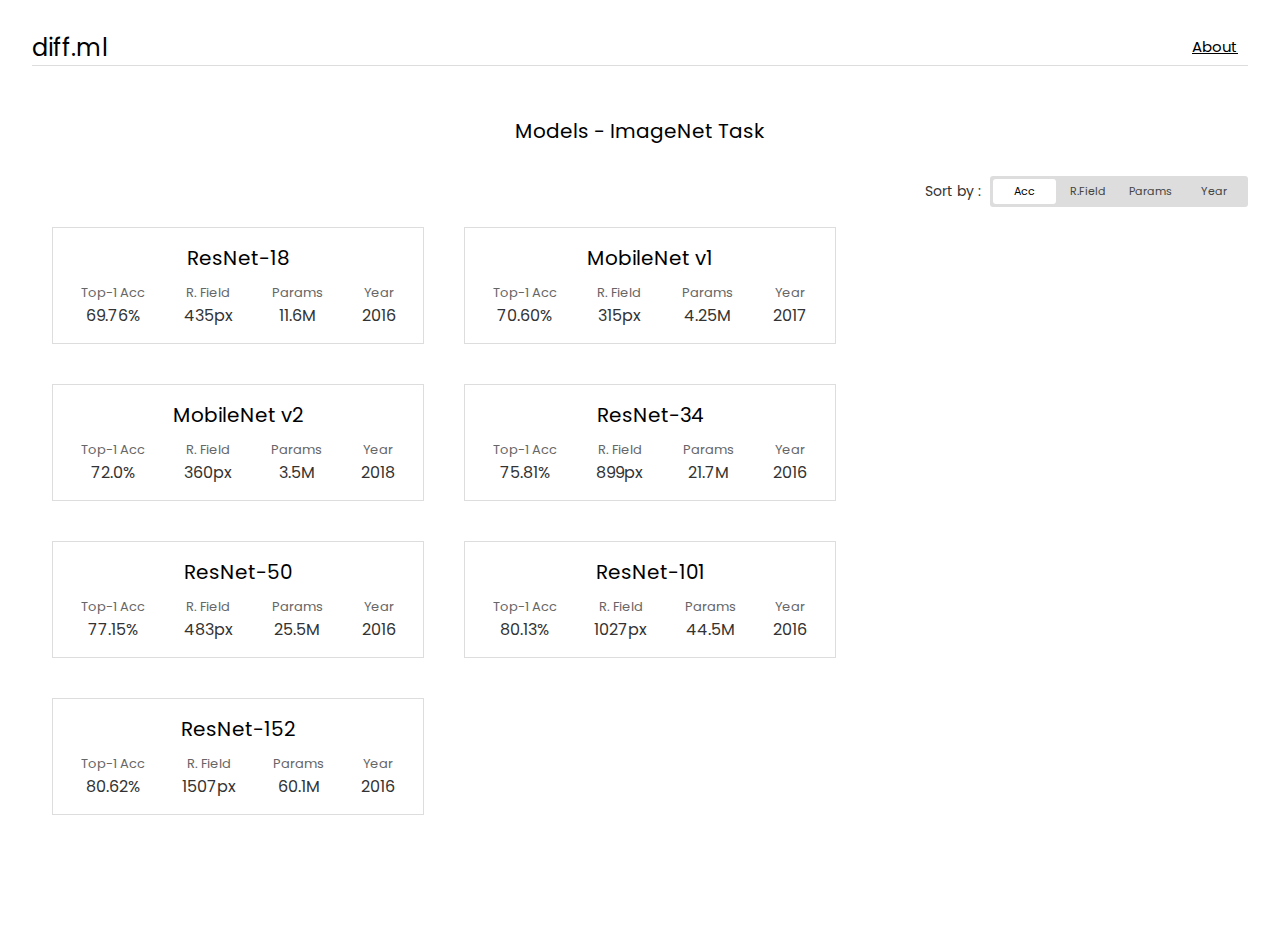
<file: index.html>
<!doctype html>
<html lang="en">
	
	<head>
		<script async src="https://www.googletagmanager.com/gtag/js?id=G-EF5TWDMX4D"></script>
		<script>
		  window.dataLayer = window.dataLayer || [];
		  function gtag(){dataLayer.push(arguments);}
		  gtag('js', new Date());

		  gtag('config', 'G-EF5TWDMX4D');
		</script>
		<script src="https://ajax.googleapis.com/ajax/libs/jquery/3.5.1/jquery.min.js"></script>
		<meta charset="utf-8">
	    <meta name="viewport" content="width=device-width, initial-scale=1, shrink-to-fit=no">

		<link rel="stylesheet" href="home.css">

		<title>Diff.ml | Home</title>

	</head>

	<body>

		<div class="header">
			<a href="index.html" class="heading">
				diff.ml
			</a>
			<div class="nav">
				<!-- <a class="nav-link" href="">Contribute</a> -->
				<!-- <a class="nav-link" href="">Request</a> -->
				<a class="nav-link" href="">About</a>
			</div>
		</div>

		<div class="title">Models - ImageNet Task</div>

		<div class="sort-holder">
			<div class="sort-container-label">Sort by :</div>

			<div class="sort-container" attachedTo="imagenet-model">
				<div class="sortbtn activesortbtn" attachedTo="imagenet-models-acc">Acc</div>
				<div class="sortbtn" attachedTo="imagenet-models-rfield">R.Field</div>
				<div class="sortbtn" attachedTo="imagenet-models-params">Params</div>
				<div class="sortbtn" attachedTo="imagenet-models-year">Year</div>
			</div>
		</div>
		<div class="models-holder" id="imagenet-model-holder">

			

				<a href="./pages/resnet18.json.html" class="model-container imagenet-model">
					<div class="model-name">
						ResNet-18
					</div>
					<div class="model-info">
						<div class="model-field">
							<div class="model-field-key">Top-1 Acc</div> 
							<div class="model-field-value imagenet-models-acc">69.76%</div>
						</div>
						<div class="model-field">
							<div class="model-field-key">R. Field</div> 
							<div class="model-field-value imagenet-models-rfield">435px</div>
						</div>
						<div class="model-field">
							<div class="model-field-key">Params</div>
							<div class="model-field-value imagenet-models-params">11.6M</div>
						</div>
						<div class="model-field">
							<div class="model-field-key">Year</div> 
							<div class="model-field-value imagenet-models-year">2016</div>
						</div>
					</div>
				</a>

			

				<a href="./pages/resnet34.json.html" class="model-container imagenet-model">
					<div class="model-name">
						ResNet-34
					</div>
					<div class="model-info">
						<div class="model-field">
							<div class="model-field-key">Top-1 Acc</div> 
							<div class="model-field-value imagenet-models-acc">75.81%</div>
						</div>
						<div class="model-field">
							<div class="model-field-key">R. Field</div> 
							<div class="model-field-value imagenet-models-rfield">899px</div>
						</div>
						<div class="model-field">
							<div class="model-field-key">Params</div>
							<div class="model-field-value imagenet-models-params">21.7M</div>
						</div>
						<div class="model-field">
							<div class="model-field-key">Year</div> 
							<div class="model-field-value imagenet-models-year">2016</div>
						</div>
					</div>
				</a>

			

				<a href="./pages/resnet50.json.html" class="model-container imagenet-model">
					<div class="model-name">
						ResNet-50
					</div>
					<div class="model-info">
						<div class="model-field">
							<div class="model-field-key">Top-1 Acc</div> 
							<div class="model-field-value imagenet-models-acc">77.15%</div>
						</div>
						<div class="model-field">
							<div class="model-field-key">R. Field</div> 
							<div class="model-field-value imagenet-models-rfield">483px</div>
						</div>
						<div class="model-field">
							<div class="model-field-key">Params</div>
							<div class="model-field-value imagenet-models-params">25.5M</div>
						</div>
						<div class="model-field">
							<div class="model-field-key">Year</div> 
							<div class="model-field-value imagenet-models-year">2016</div>
						</div>
					</div>
				</a>

			

				<a href="./pages/resnet101.json.html" class="model-container imagenet-model">
					<div class="model-name">
						ResNet-101
					</div>
					<div class="model-info">
						<div class="model-field">
							<div class="model-field-key">Top-1 Acc</div> 
							<div class="model-field-value imagenet-models-acc">80.13%</div>
						</div>
						<div class="model-field">
							<div class="model-field-key">R. Field</div> 
							<div class="model-field-value imagenet-models-rfield">1027px</div>
						</div>
						<div class="model-field">
							<div class="model-field-key">Params</div>
							<div class="model-field-value imagenet-models-params">44.5M</div>
						</div>
						<div class="model-field">
							<div class="model-field-key">Year</div> 
							<div class="model-field-value imagenet-models-year">2016</div>
						</div>
					</div>
				</a>

			

				<a href="./pages/resnet152.json.html" class="model-container imagenet-model">
					<div class="model-name">
						ResNet-152
					</div>
					<div class="model-info">
						<div class="model-field">
							<div class="model-field-key">Top-1 Acc</div> 
							<div class="model-field-value imagenet-models-acc">80.62%</div>
						</div>
						<div class="model-field">
							<div class="model-field-key">R. Field</div> 
							<div class="model-field-value imagenet-models-rfield">1507px</div>
						</div>
						<div class="model-field">
							<div class="model-field-key">Params</div>
							<div class="model-field-value imagenet-models-params">60.1M</div>
						</div>
						<div class="model-field">
							<div class="model-field-key">Year</div> 
							<div class="model-field-value imagenet-models-year">2016</div>
						</div>
					</div>
				</a>

			

				<a href="./pages/mobilenetv2.json.html" class="model-container imagenet-model">
					<div class="model-name">
						MobileNet v2
					</div>
					<div class="model-info">
						<div class="model-field">
							<div class="model-field-key">Top-1 Acc</div> 
							<div class="model-field-value imagenet-models-acc">72.0%</div>
						</div>
						<div class="model-field">
							<div class="model-field-key">R. Field</div> 
							<div class="model-field-value imagenet-models-rfield">360px</div>
						</div>
						<div class="model-field">
							<div class="model-field-key">Params</div>
							<div class="model-field-value imagenet-models-params">3.5M</div>
						</div>
						<div class="model-field">
							<div class="model-field-key">Year</div> 
							<div class="model-field-value imagenet-models-year">2018</div>
						</div>
					</div>
				</a>

			

				<a href="./pages/mobilenetv1.json.html" class="model-container imagenet-model">
					<div class="model-name">
						MobileNet v1
					</div>
					<div class="model-info">
						<div class="model-field">
							<div class="model-field-key">Top-1 Acc</div> 
							<div class="model-field-value imagenet-models-acc">70.60%</div>
						</div>
						<div class="model-field">
							<div class="model-field-key">R. Field</div> 
							<div class="model-field-value imagenet-models-rfield">315px</div>
						</div>
						<div class="model-field">
							<div class="model-field-key">Params</div>
							<div class="model-field-value imagenet-models-params">4.25M</div>
						</div>
						<div class="model-field">
							<div class="model-field-key">Year</div> 
							<div class="model-field-value imagenet-models-year">2017</div>
						</div>
					</div>
				</a>

			

		</div>

		<script src="script.js"></script>

		
	</body>


</html>
</file>
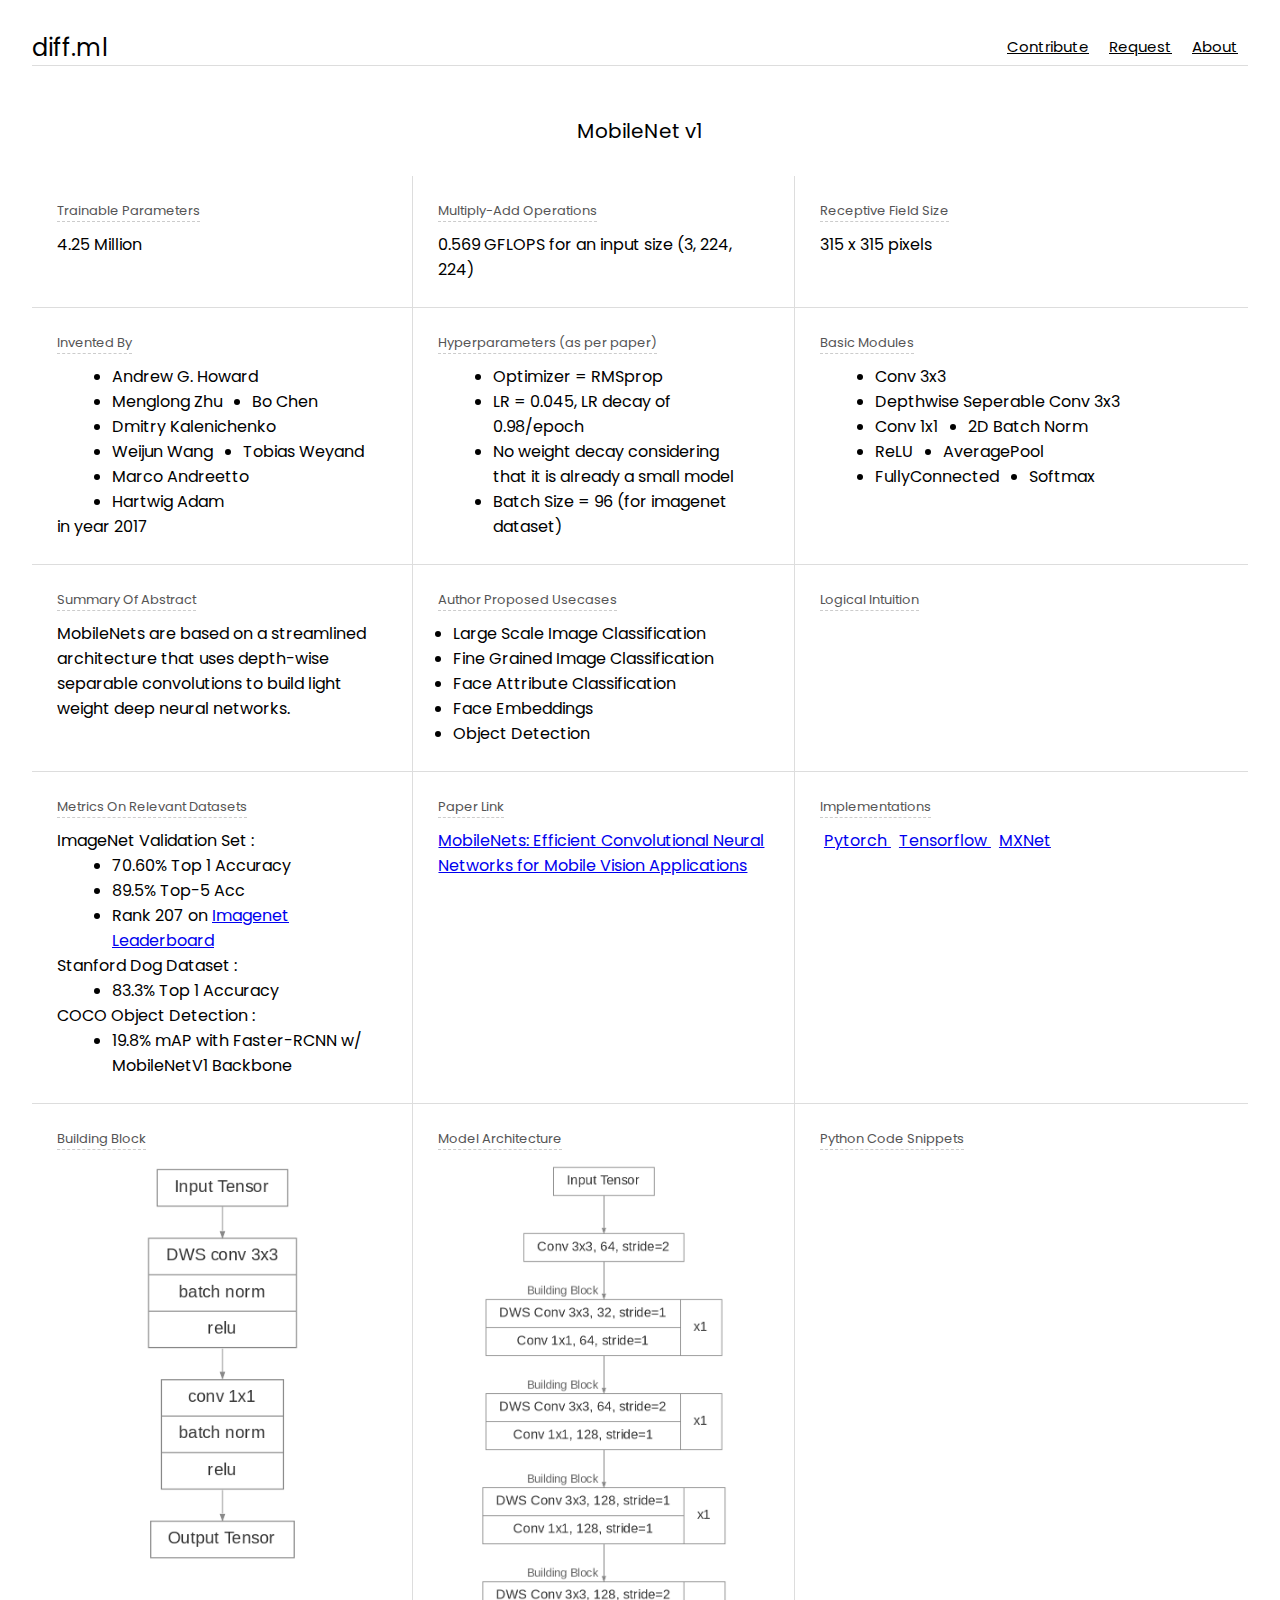
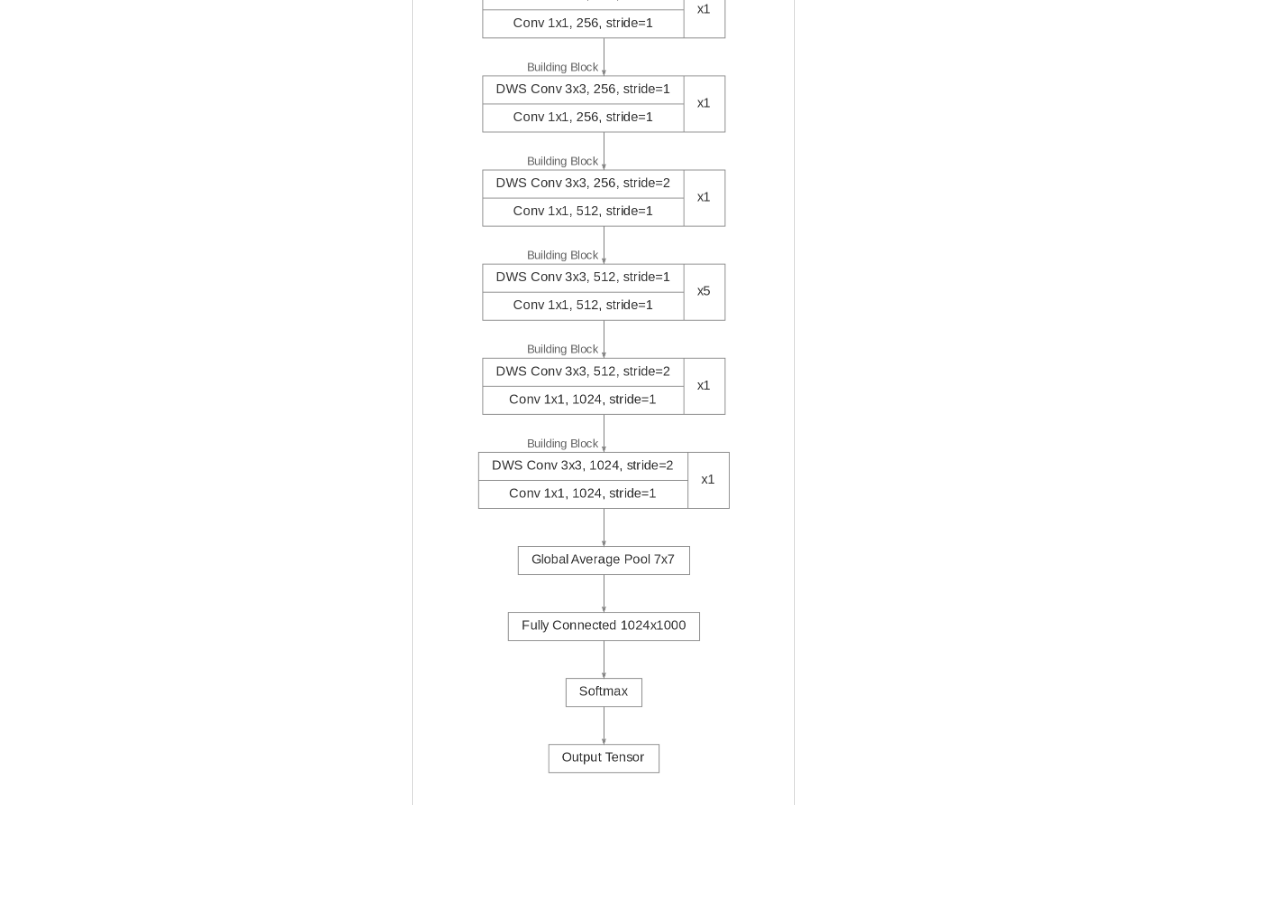
<file: pages/mobilenetv1.json.html>
<!doctype html>
<html lang="en">
	
	<head>
		<script async src="https://www.googletagmanager.com/gtag/js?id=G-EF5TWDMX4D"></script>
		<script>
		  window.dataLayer = window.dataLayer || [];
		  function gtag(){dataLayer.push(arguments);}
		  gtag('js', new Date());

		  gtag('config', 'G-EF5TWDMX4D');
		</script>
		<meta charset="utf-8">
	    <meta name="viewport" content="width=device-width, initial-scale=1, shrink-to-fit=no">

		<link rel="stylesheet" href="../model.css">


		<!-- <link rel="stylesheet" href="https://cdn.jsdelivr.net/npm/bootstrap@4.5.3/dist/css/bootstrap.min.css" integrity="sha384-TX8t27EcRE3e/ihU7zmQxVncDAy5uIKz4rEkgIXeMed4M0jlfIDPvg6uqKI2xXr2" crossorigin="anonymous"> -->

		<title>MobileNet v1 Spec</title>

	</head>

	<body>

		<div class="header">
			<a href="../index.html" class="heading">
				diff.ml
			</a>

			<div class="nav">
				<a class="nav-link" href="">Contribute</a>
				<a class="nav-link" href="">Request</a>
				<a class="nav-link" href="">About</a>

			</div>
		</div>

		<div class="title">MobileNet v1</div>

		<div class="spec-holder">

			<div class="spec">
				<div class="spec-key">
					<div class="spec-key-text">
					Trainable Parameters	
					</div>		
				</div>
				<div class="spec-value">
					4.25 Million
				</div>
			</div>
			
			<div class="vdiv"></div>
			
			<div class="spec">
				<div class="spec-key">
					<div class="spec-key-text">
					Multiply-Add Operations
					</div>
				</div>
				<div class="spec-value">
					0.569 GFLOPS for an input size (3, 224, 224)
				</div>
			</div>
			
			<div class="vdiv"></div>

			<div class="spec">
				<div class="spec-key">
					<div class="spec-key-text">
					Receptive Field Size
					</div>
				</div>
				<div class="spec-value">
					315 x 315 pixels
				</div>
				
			</div>

		</div>
		<div class="spec-holder">


			<div class="spec">
				<div class="spec-key">
					<div class="spec-key-text">
					Invented By
					</div>
				</div>
				<div class="spec-value">
					<ul class="list">
						
							<li class="list-item">
								Andrew G. Howard					
							</li>
						
							<li class="list-item">
								Menglong Zhu					
							</li>
						
							<li class="list-item">
								Bo Chen					
							</li>
						
							<li class="list-item">
								Dmitry Kalenichenko					
							</li>
						
							<li class="list-item">
								Weijun Wang					
							</li>
						
							<li class="list-item">
								Tobias Weyand					
							</li>
						
							<li class="list-item">
								Marco Andreetto					
							</li>
						
							<li class="list-item">
								Hartwig Adam					
							</li>
						
					</ul>
					in year 2017
				</div>
			</div>
			
			<div class="vdiv"></div>

			<div class="spec">
				<div class="spec-key">
					<div class="spec-key-text">
					Hyperparameters (as per paper)
					</div>
				</div>
				<div class="spec-value">
					<ul class="list">
						
							<li class="list-item">
								Optimizer = RMSprop
							</li>
						
							<li class="list-item">
								LR = 0.045, LR decay of 0.98/epoch
							</li>
						
							<li class="list-item">
								No weight decay considering that it is already a small model
							</li>
						
							<li class="list-item">
								Batch Size = 96 (for imagenet dataset)
							</li>
						
					</ul>
				</div>
			</div>
			
			<div class="vdiv"></div>

			<div class="spec">
				<div class="spec-key">
					<div class="spec-key-text">
					Basic Modules
					</div>
				</div>
				<div class="spec-value">
					<ul class="list">
						
							<li class="list-item">
								Conv 3x3
							</li>
						
							<li class="list-item">
								Depthwise Seperable Conv 3x3
							</li>
						
							<li class="list-item">
								Conv 1x1
							</li>
						
							<li class="list-item">
								2D Batch Norm
							</li>
						
							<li class="list-item">
								ReLU
							</li>
						
							<li class="list-item">
								AveragePool
							</li>
						
							<li class="list-item">
								FullyConnected
							</li>
						
							<li class="list-item">
								Softmax
							</li>
						
					</ul>
				</div>
			</div>

		</div>
		<div class="spec-holder">

			<div class="spec">
				<div class="spec-key">
					<div class="spec-key-text">
					Summary Of Abstract
					</div>
				</div>
				<div class="spec-value">
					MobileNets are based on a streamlined architecture that uses depth-wise separable convolutions to build light weight deep neural networks.
				</div>
			</div>
			
			<div class="vdiv"></div>

			<div class="spec">
				<div class="spec-key">
					<div class="spec-key-text">
					Author Proposed Usecases
					</div>
				</div>
				<div class="spec-value">
				 	
						<li class="list-item">
							Large Scale Image Classification </br>
						</li>
					
						<li class="list-item">
							Fine Grained Image Classification </br>
						</li>
					
						<li class="list-item">
							Face Attribute Classification </br>
						</li>
					
						<li class="list-item">
							Face Embeddings </br>
						</li>
					
						<li class="list-item">
							Object Detection </br>
						</li>
					
				</div>
				
			</div>
			
			<div class="vdiv"></div>

			<div class="spec">
				<div class="spec-key">
					<div class="spec-key-text">
					Logical Intuition
					</div>
				</div>
				<div class="spec-value">
				 	
				</div>
				
			</div>

		</div>
		<div class="spec-holder">

			<div class="spec">
				<div class="spec-key">
					<div class="spec-key-text">
					Metrics On Relevant Datasets
					</div>
				</div>
				<div class="spec-value">
					
						ImageNet Validation Set : 
						<ul class="list">
							
								<li class="list-item">
									70.60% Top 1 Accuracy				
								</li>
							
								<li class="list-item">
									89.5% Top-5 Acc				
								</li>
							
								<li class="list-item">
									Rank 207 on <a target="_blank" href="https://paperswithcode.com/sota/image-classification-on-imagenet">Imagenet Leaderboard</a>				
								</li>
							
						</ul>
					
						Stanford Dog Dataset : 
						<ul class="list">
							
								<li class="list-item">
									83.3% Top 1 Accuracy				
								</li>
							
						</ul>
					
						COCO Object Detection : 
						<ul class="list">
							
								<li class="list-item">
									19.8% mAP with Faster-RCNN w/ MobileNetV1 Backbone				
								</li>
							
						</ul>
					
				</div>
			</div>

			<div class="vdiv"></div>


			<div class="spec">
				

				<div class="spec-key">
					<div class="spec-key-text">
					Paper Link
					</div>
				</div>
				<div class="spec-value">
					 <a href="https://arxiv.org/pdf/1704.04861.pdf">MobileNets: Efficient Convolutional Neural Networks for Mobile Vision Applications</a>
				</div>
			</div>

			<div class="vdiv"></div>


			<div class="spec">
				<div class="spec-key">
					<div class="spec-key-text">
					Implementations 
					</div>
				</div>
				<div class="spec-value">
					
						<a class="simplelink" href="https://github.com/qfgaohao/pytorch-ssd/blob/master/vision/nn/mobilenet.py">
							Pytorch
						</a>
					
						<a class="simplelink" href="https://github.com/tensorflow/tensorflow/blob/master/tensorflow/python/keras/applications/mobilenet.py">
							Tensorflow
						</a>
					
						<a class="simplelink" href="https://github.com/dmlc/gluon-cv/blob/master/gluoncv/model_zoo/mobilenet.py">
							MXNet
						</a>
					
				</div>
			</div>

		</div>

		<div class="spec-holder noborder">

			<div class="spec">
				<div class="spec-key">
					<div class="spec-key-text">
					Building Block
					</div>
				</div>
				<div class="spec-value center-align-children">
					<img src="../assets/models/img1/mobilenetv1_img1.png" alt="buildingblock arch" class="building-block-img">
				</div>
			</div>
			
			<div class="vdiv"></div>
			
			<div class="spec">
				<div class="spec-key">
					<div class="spec-key-text">
					Model Architecture
					</div>
				</div>
				<div class="spec-value center-align-children">
					<img src="../assets/models/img2/mobilenetv1_img2.png" alt="model arch" class="model-img">
				</div>
			</div>
			
			<div class="vdiv"></div>
			
			<div class="spec">
				<div class="spec-key">
					<div class="spec-key-text">
					Python Code Snippets
					</div>
				</div>
				<div class="spec-value">
					
						<script src="https://gist.github.com/diffML/7a5769aac4570375e241f9af544410f8.js"></script>
					
						<script src="https://gist.github.com/diffML/1866086f216de194a6e714c556253c1c.js"></script>
					
						<script src="https://gist.github.com/diffML/19afc17fe84cbb91e119be331c1ac5a3.js"></script>
					
				</div>
			</div>

		</div>

	</body>


</html>
</file>
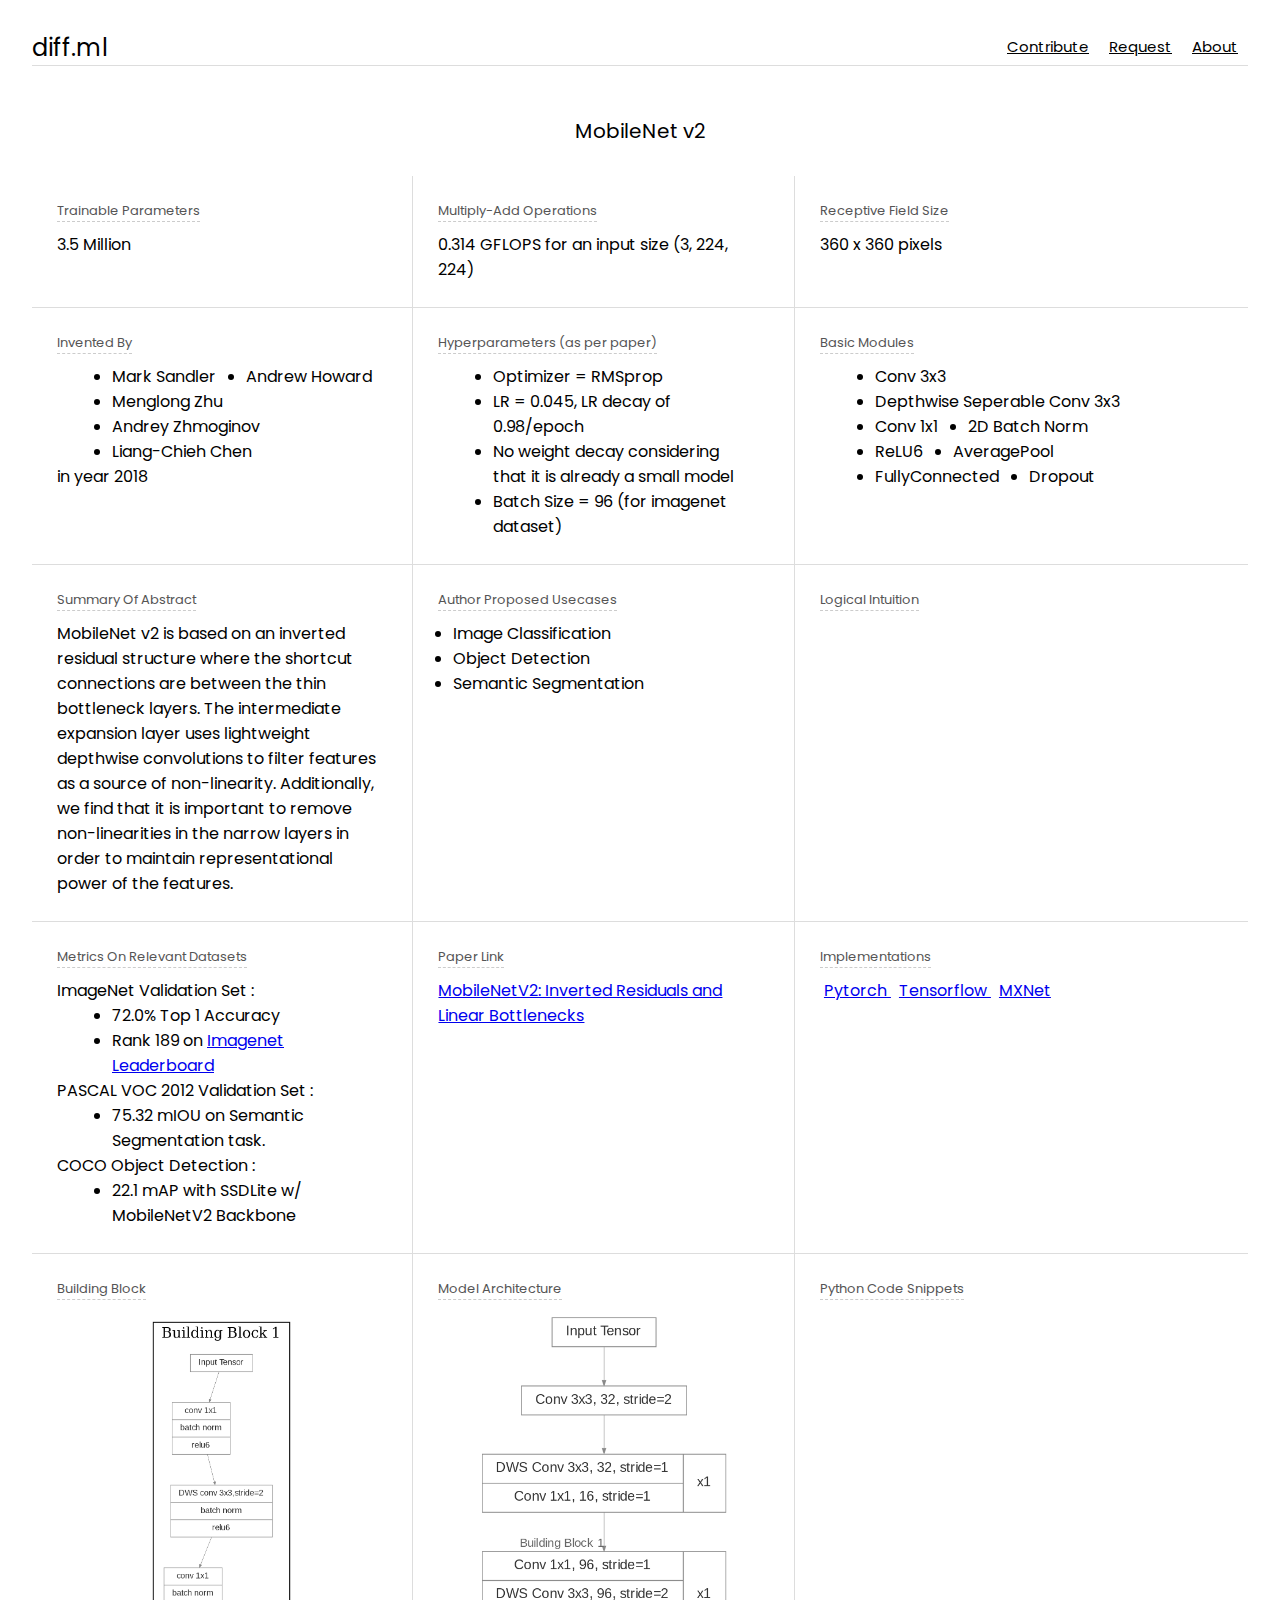
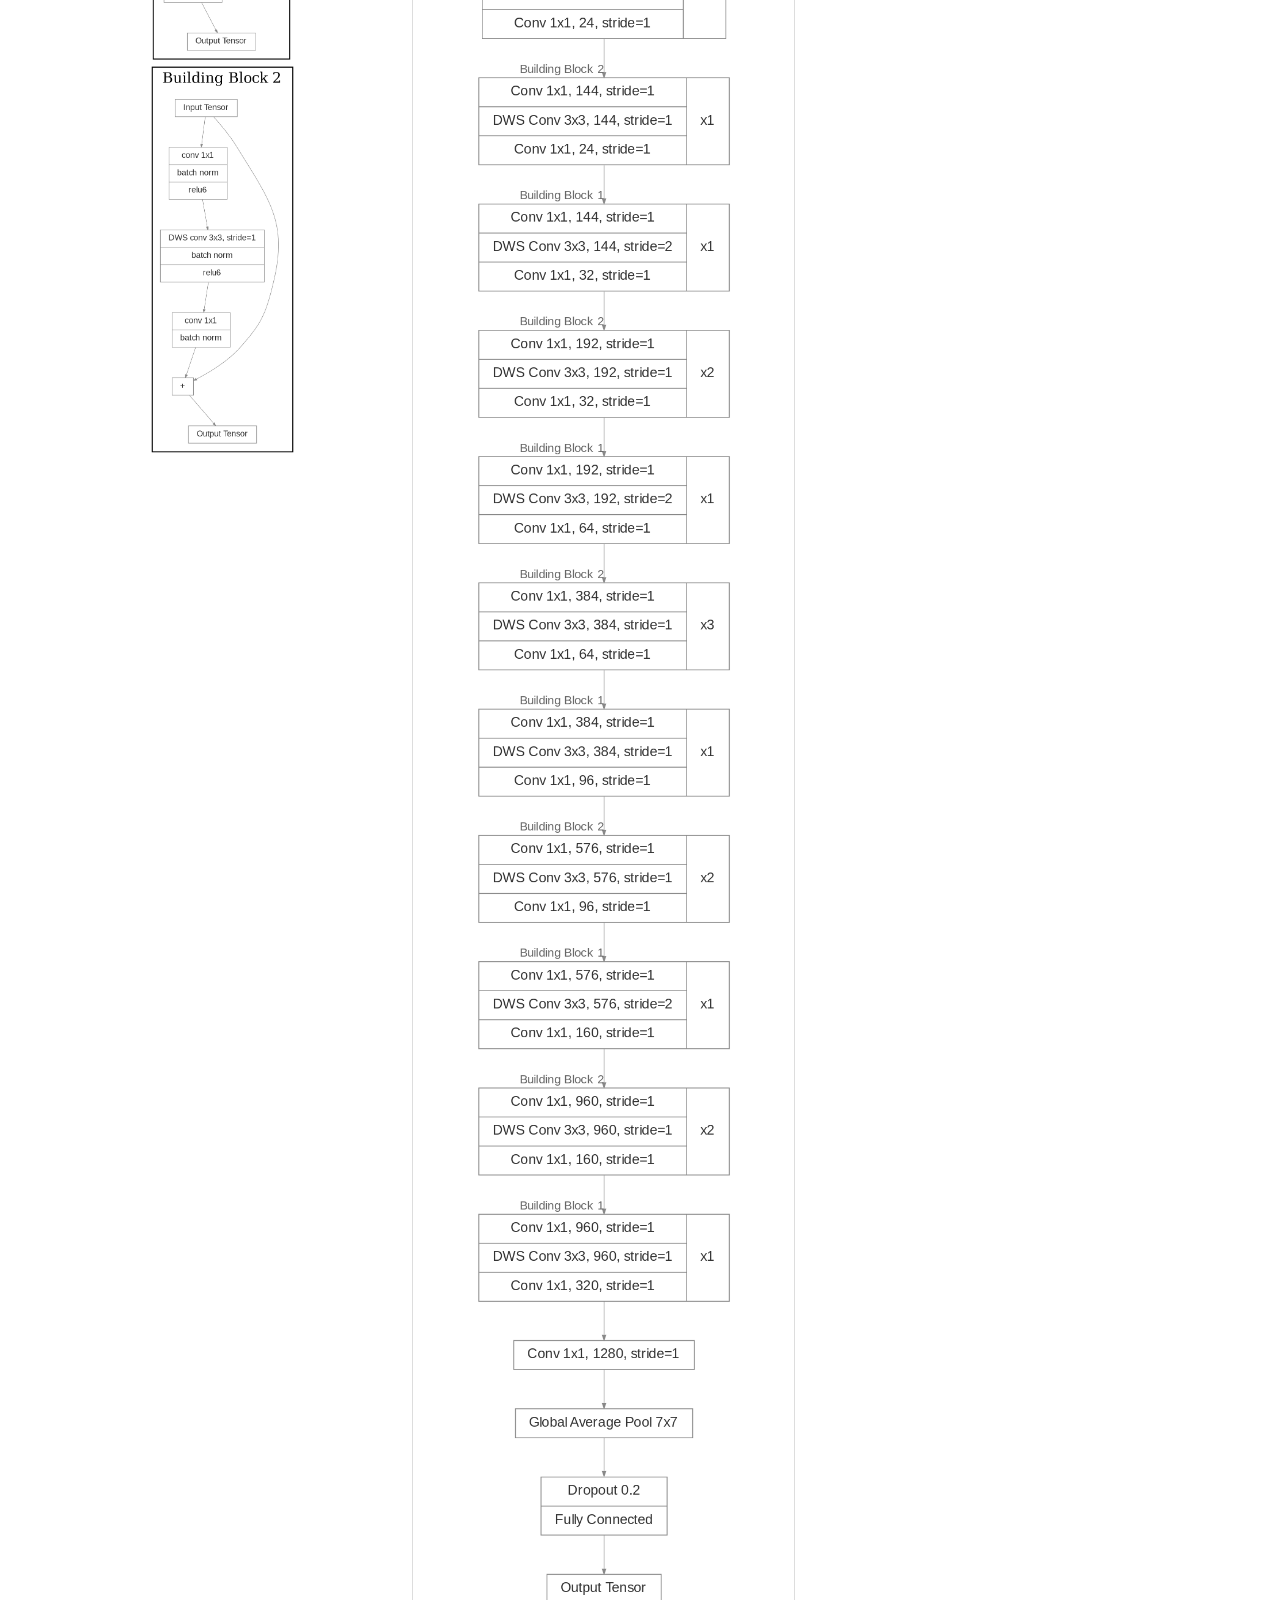
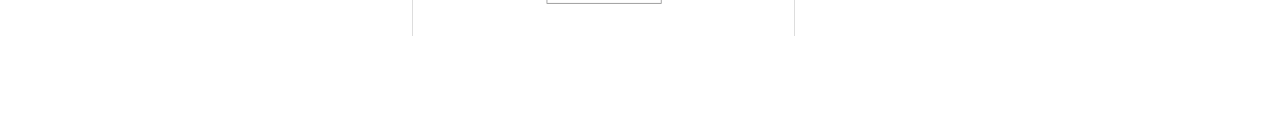
<file: pages/mobilenetv2.json.html>
<!doctype html>
<html lang="en">
	
	<head>
		<script async src="https://www.googletagmanager.com/gtag/js?id=G-EF5TWDMX4D"></script>
		<script>
		  window.dataLayer = window.dataLayer || [];
		  function gtag(){dataLayer.push(arguments);}
		  gtag('js', new Date());

		  gtag('config', 'G-EF5TWDMX4D');
		</script>
		<meta charset="utf-8">
	    <meta name="viewport" content="width=device-width, initial-scale=1, shrink-to-fit=no">

		<link rel="stylesheet" href="../model.css">


		<!-- <link rel="stylesheet" href="https://cdn.jsdelivr.net/npm/bootstrap@4.5.3/dist/css/bootstrap.min.css" integrity="sha384-TX8t27EcRE3e/ihU7zmQxVncDAy5uIKz4rEkgIXeMed4M0jlfIDPvg6uqKI2xXr2" crossorigin="anonymous"> -->

		<title>MobileNet v2 Spec</title>

	</head>

	<body>

		<div class="header">
			<a href="../index.html" class="heading">
				diff.ml
			</a>

			<div class="nav">
				<a class="nav-link" href="">Contribute</a>
				<a class="nav-link" href="">Request</a>
				<a class="nav-link" href="">About</a>

			</div>
		</div>

		<div class="title">MobileNet v2</div>

		<div class="spec-holder">

			<div class="spec">
				<div class="spec-key">
					<div class="spec-key-text">
					Trainable Parameters	
					</div>		
				</div>
				<div class="spec-value">
					3.5 Million
				</div>
			</div>
			
			<div class="vdiv"></div>
			
			<div class="spec">
				<div class="spec-key">
					<div class="spec-key-text">
					Multiply-Add Operations
					</div>
				</div>
				<div class="spec-value">
					0.314 GFLOPS for an input size (3, 224, 224)
				</div>
			</div>
			
			<div class="vdiv"></div>

			<div class="spec">
				<div class="spec-key">
					<div class="spec-key-text">
					Receptive Field Size
					</div>
				</div>
				<div class="spec-value">
					360 x 360 pixels
				</div>
				
			</div>

		</div>
		<div class="spec-holder">


			<div class="spec">
				<div class="spec-key">
					<div class="spec-key-text">
					Invented By
					</div>
				</div>
				<div class="spec-value">
					<ul class="list">
						
							<li class="list-item">
								Mark Sandler					
							</li>
						
							<li class="list-item">
								Andrew Howard					
							</li>
						
							<li class="list-item">
								Menglong Zhu					
							</li>
						
							<li class="list-item">
								Andrey Zhmoginov					
							</li>
						
							<li class="list-item">
								Liang-Chieh Chen					
							</li>
						
					</ul>
					in year 2018
				</div>
			</div>
			
			<div class="vdiv"></div>

			<div class="spec">
				<div class="spec-key">
					<div class="spec-key-text">
					Hyperparameters (as per paper)
					</div>
				</div>
				<div class="spec-value">
					<ul class="list">
						
							<li class="list-item">
								Optimizer = RMSprop
							</li>
						
							<li class="list-item">
								LR = 0.045, LR decay of 0.98/epoch
							</li>
						
							<li class="list-item">
								No weight decay considering that it is already a small model
							</li>
						
							<li class="list-item">
								Batch Size = 96 (for imagenet dataset)
							</li>
						
					</ul>
				</div>
			</div>
			
			<div class="vdiv"></div>

			<div class="spec">
				<div class="spec-key">
					<div class="spec-key-text">
					Basic Modules
					</div>
				</div>
				<div class="spec-value">
					<ul class="list">
						
							<li class="list-item">
								Conv 3x3
							</li>
						
							<li class="list-item">
								Depthwise Seperable Conv 3x3
							</li>
						
							<li class="list-item">
								Conv 1x1
							</li>
						
							<li class="list-item">
								2D Batch Norm
							</li>
						
							<li class="list-item">
								ReLU6
							</li>
						
							<li class="list-item">
								AveragePool
							</li>
						
							<li class="list-item">
								FullyConnected
							</li>
						
							<li class="list-item">
								Dropout
							</li>
						
					</ul>
				</div>
			</div>

		</div>
		<div class="spec-holder">

			<div class="spec">
				<div class="spec-key">
					<div class="spec-key-text">
					Summary Of Abstract
					</div>
				</div>
				<div class="spec-value">
					MobileNet v2 is based on an inverted residual structure where the shortcut connections are between the thin bottleneck layers. The intermediate expansion layer uses lightweight depthwise convolutions to filter features as a source of non-linearity. Additionally, we find that it is important to remove non-linearities in the narrow layers in order to maintain representational power of the features.
				</div>
			</div>
			
			<div class="vdiv"></div>

			<div class="spec">
				<div class="spec-key">
					<div class="spec-key-text">
					Author Proposed Usecases
					</div>
				</div>
				<div class="spec-value">
				 	
						<li class="list-item">
							Image Classification </br>
						</li>
					
						<li class="list-item">
							Object Detection </br>
						</li>
					
						<li class="list-item">
							Semantic Segmentation </br>
						</li>
					
				</div>
				
			</div>
			
			<div class="vdiv"></div>

			<div class="spec">
				<div class="spec-key">
					<div class="spec-key-text">
					Logical Intuition
					</div>
				</div>
				<div class="spec-value">
				 	
				</div>
				
			</div>

		</div>
		<div class="spec-holder">

			<div class="spec">
				<div class="spec-key">
					<div class="spec-key-text">
					Metrics On Relevant Datasets
					</div>
				</div>
				<div class="spec-value">
					
						ImageNet Validation Set : 
						<ul class="list">
							
								<li class="list-item">
									72.0% Top 1 Accuracy				
								</li>
							
								<li class="list-item">
									Rank 189 on <a target="_blank" href="https://paperswithcode.com/sota/image-classification-on-imagenet">Imagenet Leaderboard</a>				
								</li>
							
						</ul>
					
						PASCAL VOC 2012 Validation Set : 
						<ul class="list">
							
								<li class="list-item">
									75.32 mIOU on Semantic Segmentation task.				
								</li>
							
						</ul>
					
						COCO Object Detection : 
						<ul class="list">
							
								<li class="list-item">
									22.1 mAP with SSDLite w/ MobileNetV2 Backbone				
								</li>
							
						</ul>
					
				</div>
			</div>

			<div class="vdiv"></div>


			<div class="spec">
				

				<div class="spec-key">
					<div class="spec-key-text">
					Paper Link
					</div>
				</div>
				<div class="spec-value">
					 <a href="https://arxiv.org/pdf/1801.04381.pdf">MobileNetV2: Inverted Residuals and Linear Bottlenecks</a>
				</div>
			</div>

			<div class="vdiv"></div>


			<div class="spec">
				<div class="spec-key">
					<div class="spec-key-text">
					Implementations 
					</div>
				</div>
				<div class="spec-value">
					
						<a class="simplelink" href="https://github.com/pytorch/vision/blob/master/torchvision/models/mobilenetv2.py">
							Pytorch
						</a>
					
						<a class="simplelink" href="https://github.com/tensorflow/tensorflow/blob/master/tensorflow/python/keras/applications/mobilenet_v2.py">
							Tensorflow
						</a>
					
						<a class="simplelink" href="https://github.com/dmlc/gluon-cv/blob/master/gluoncv/model_zoo/mobilenet.py">
							MXNet
						</a>
					
				</div>
			</div>

		</div>

		<div class="spec-holder noborder">

			<div class="spec">
				<div class="spec-key">
					<div class="spec-key-text">
					Building Block
					</div>
				</div>
				<div class="spec-value center-align-children">
					<img src="../assets/models/img1/mobilenetv2_img1.png" alt="buildingblock arch" class="building-block-img">
				</div>
			</div>
			
			<div class="vdiv"></div>
			
			<div class="spec">
				<div class="spec-key">
					<div class="spec-key-text">
					Model Architecture
					</div>
				</div>
				<div class="spec-value center-align-children">
					<img src="../assets/models/img2/mobilenetv2_img2.png" alt="model arch" class="model-img">
				</div>
			</div>
			
			<div class="vdiv"></div>
			
			<div class="spec">
				<div class="spec-key">
					<div class="spec-key-text">
					Python Code Snippets
					</div>
				</div>
				<div class="spec-value">
					
						<script src="https://gist.github.com/diffML/7ad33edef99cc88915a248ffefde777d.js"></script>
					
						<script src="https://gist.github.com/diffML/0078558911f5c49640de9259027306ea.js"></script>
					
						<script src="https://gist.github.com/diffML/8c1a24d34d23e073b5002b986bd3045f.js"></script>
					
				</div>
			</div>

		</div>

	</body>


</html>
</file>
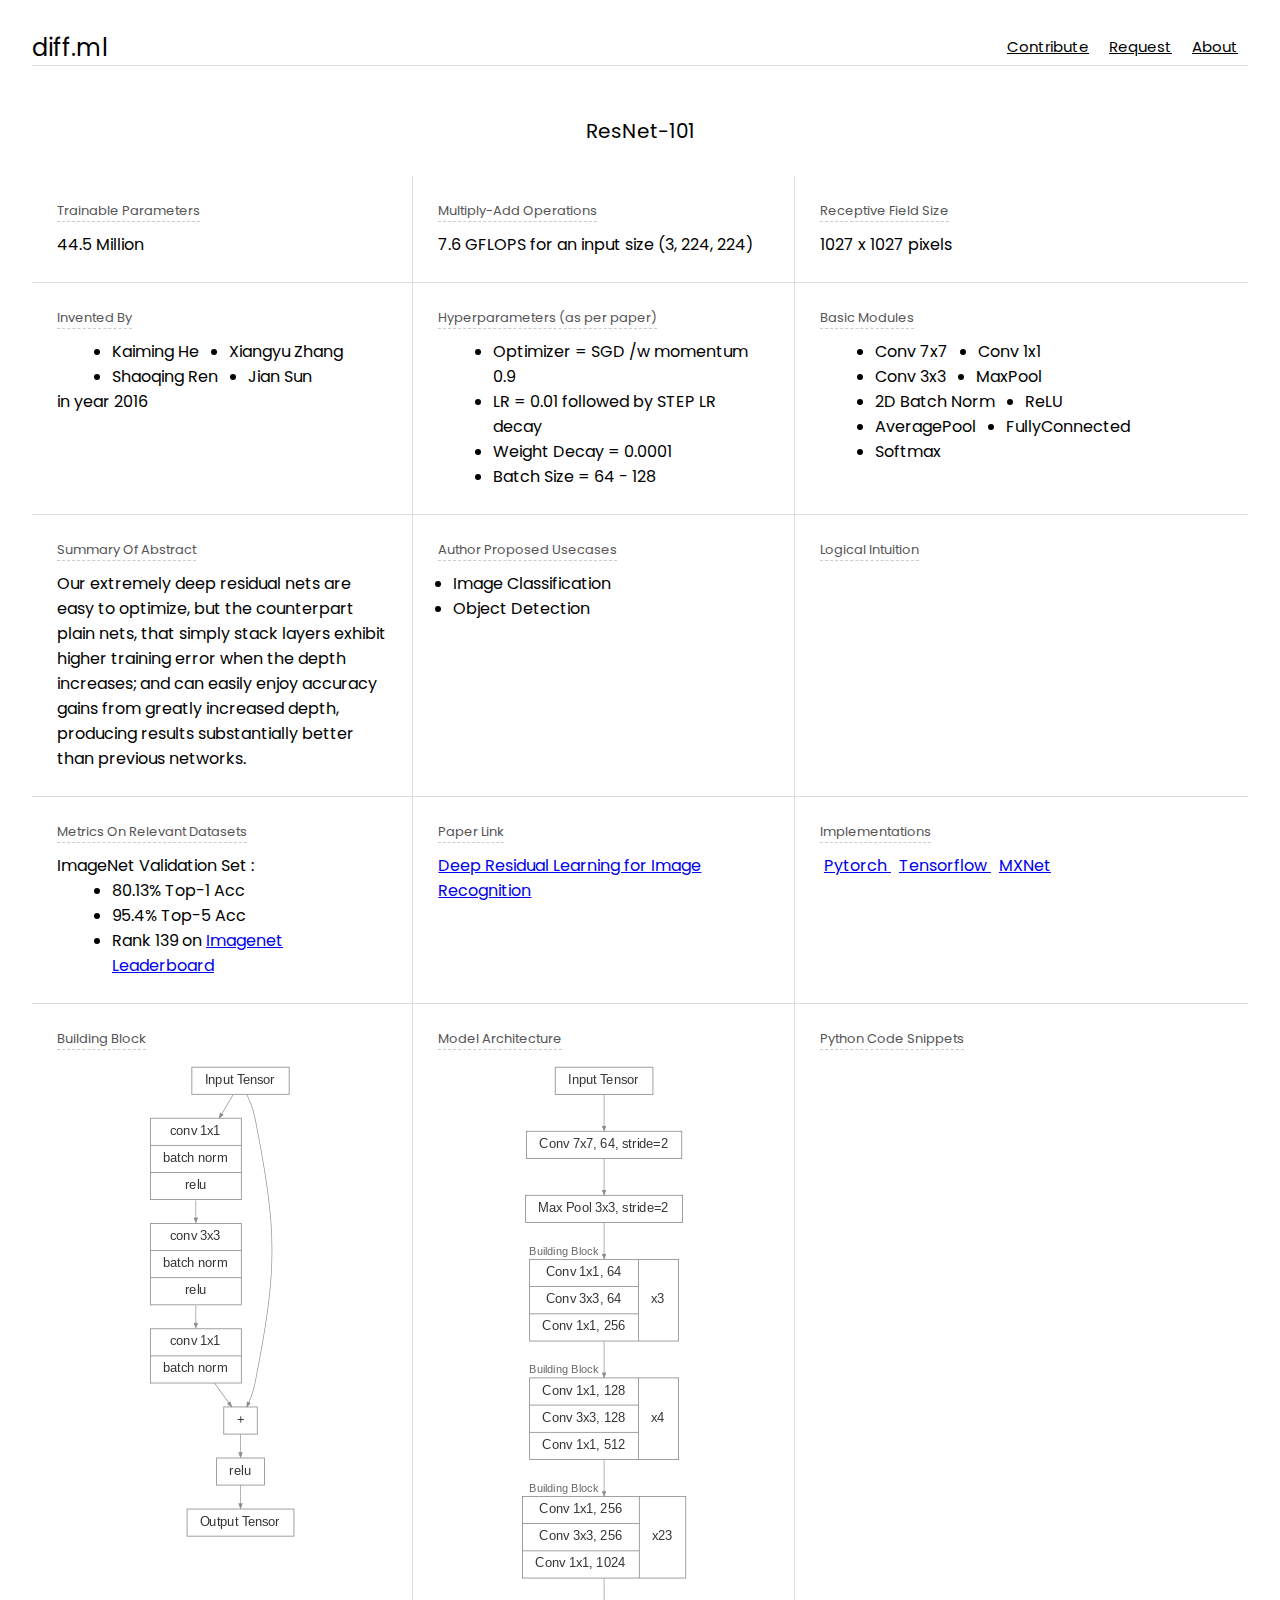
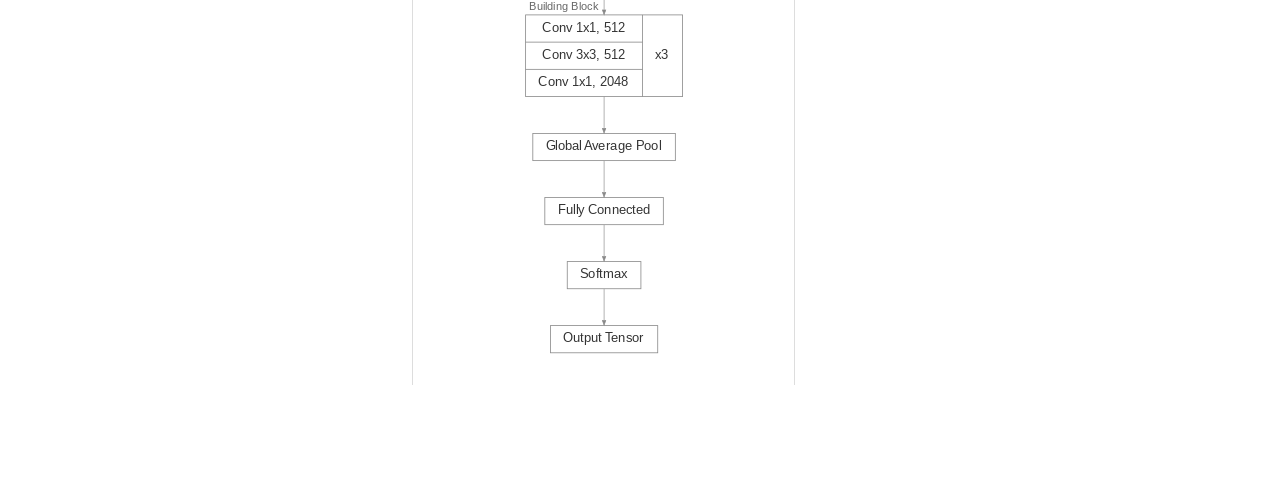
<file: pages/resnet101.json.html>
<!doctype html>
<html lang="en">
	
	<head>
		<script async src="https://www.googletagmanager.com/gtag/js?id=G-EF5TWDMX4D"></script>
		<script>
		  window.dataLayer = window.dataLayer || [];
		  function gtag(){dataLayer.push(arguments);}
		  gtag('js', new Date());

		  gtag('config', 'G-EF5TWDMX4D');
		</script>
		<meta charset="utf-8">
	    <meta name="viewport" content="width=device-width, initial-scale=1, shrink-to-fit=no">

		<link rel="stylesheet" href="../model.css">


		<!-- <link rel="stylesheet" href="https://cdn.jsdelivr.net/npm/bootstrap@4.5.3/dist/css/bootstrap.min.css" integrity="sha384-TX8t27EcRE3e/ihU7zmQxVncDAy5uIKz4rEkgIXeMed4M0jlfIDPvg6uqKI2xXr2" crossorigin="anonymous"> -->

		<title>ResNet-101 Spec</title>

	</head>

	<body>

		<div class="header">
			<a href="../index.html" class="heading">
				diff.ml
			</a>

			<div class="nav">
				<a class="nav-link" href="">Contribute</a>
				<a class="nav-link" href="">Request</a>
				<a class="nav-link" href="">About</a>

			</div>
		</div>

		<div class="title">ResNet-101</div>

		<div class="spec-holder">

			<div class="spec">
				<div class="spec-key">
					<div class="spec-key-text">
					Trainable Parameters	
					</div>		
				</div>
				<div class="spec-value">
					44.5 Million
				</div>
			</div>
			
			<div class="vdiv"></div>
			
			<div class="spec">
				<div class="spec-key">
					<div class="spec-key-text">
					Multiply-Add Operations
					</div>
				</div>
				<div class="spec-value">
					7.6 GFLOPS for an input size (3, 224, 224)
				</div>
			</div>
			
			<div class="vdiv"></div>

			<div class="spec">
				<div class="spec-key">
					<div class="spec-key-text">
					Receptive Field Size
					</div>
				</div>
				<div class="spec-value">
					1027 x 1027 pixels
				</div>
				
			</div>

		</div>
		<div class="spec-holder">


			<div class="spec">
				<div class="spec-key">
					<div class="spec-key-text">
					Invented By
					</div>
				</div>
				<div class="spec-value">
					<ul class="list">
						
							<li class="list-item">
								Kaiming He					
							</li>
						
							<li class="list-item">
								Xiangyu Zhang					
							</li>
						
							<li class="list-item">
								Shaoqing Ren					
							</li>
						
							<li class="list-item">
								Jian Sun					
							</li>
						
					</ul>
					in year 2016
				</div>
			</div>
			
			<div class="vdiv"></div>

			<div class="spec">
				<div class="spec-key">
					<div class="spec-key-text">
					Hyperparameters (as per paper)
					</div>
				</div>
				<div class="spec-value">
					<ul class="list">
						
							<li class="list-item">
								Optimizer = SGD /w momentum 0.9
							</li>
						
							<li class="list-item">
								LR = 0.01 followed by STEP LR decay
							</li>
						
							<li class="list-item">
								Weight Decay = 0.0001
							</li>
						
							<li class="list-item">
								Batch Size = 64 - 128
							</li>
						
					</ul>
				</div>
			</div>
			
			<div class="vdiv"></div>

			<div class="spec">
				<div class="spec-key">
					<div class="spec-key-text">
					Basic Modules
					</div>
				</div>
				<div class="spec-value">
					<ul class="list">
						
							<li class="list-item">
								Conv 7x7
							</li>
						
							<li class="list-item">
								Conv 1x1
							</li>
						
							<li class="list-item">
								Conv 3x3
							</li>
						
							<li class="list-item">
								MaxPool
							</li>
						
							<li class="list-item">
								2D Batch Norm
							</li>
						
							<li class="list-item">
								ReLU
							</li>
						
							<li class="list-item">
								AveragePool
							</li>
						
							<li class="list-item">
								FullyConnected
							</li>
						
							<li class="list-item">
								Softmax
							</li>
						
					</ul>
				</div>
			</div>

		</div>
		<div class="spec-holder">

			<div class="spec">
				<div class="spec-key">
					<div class="spec-key-text">
					Summary Of Abstract
					</div>
				</div>
				<div class="spec-value">
					Our extremely deep residual nets are easy to optimize, but the counterpart plain nets, that simply stack layers exhibit higher training error when the depth increases; and can easily enjoy accuracy gains from greatly increased depth, producing results substantially better than previous networks.
				</div>
			</div>
			
			<div class="vdiv"></div>

			<div class="spec">
				<div class="spec-key">
					<div class="spec-key-text">
					Author Proposed Usecases
					</div>
				</div>
				<div class="spec-value">
				 	
						<li class="list-item">
							Image Classification </br>
						</li>
					
						<li class="list-item">
							Object Detection </br>
						</li>
					
				</div>
				
			</div>
			
			<div class="vdiv"></div>

			<div class="spec">
				<div class="spec-key">
					<div class="spec-key-text">
					Logical Intuition
					</div>
				</div>
				<div class="spec-value">
				 	
				</div>
				
			</div>

		</div>
		<div class="spec-holder">

			<div class="spec">
				<div class="spec-key">
					<div class="spec-key-text">
					Metrics On Relevant Datasets
					</div>
				</div>
				<div class="spec-value">
					
						ImageNet Validation Set : 
						<ul class="list">
							
								<li class="list-item">
									80.13% Top-1 Acc				
								</li>
							
								<li class="list-item">
									95.4% Top-5 Acc				
								</li>
							
								<li class="list-item">
									Rank 139 on <a target="_blank" href="https://paperswithcode.com/sota/image-classification-on-imagenet">Imagenet Leaderboard</a>				
								</li>
							
						</ul>
					
				</div>
			</div>

			<div class="vdiv"></div>


			<div class="spec">
				

				<div class="spec-key">
					<div class="spec-key-text">
					Paper Link
					</div>
				</div>
				<div class="spec-value">
					 <a href="https://arxiv.org/pdf/1512.03385.pdf">Deep Residual Learning for Image Recognition</a>
				</div>
			</div>

			<div class="vdiv"></div>


			<div class="spec">
				<div class="spec-key">
					<div class="spec-key-text">
					Implementations 
					</div>
				</div>
				<div class="spec-value">
					
						<a class="simplelink" href="https://github.com/pytorch/vision/blob/master/torchvision/models/resnet.py">
							Pytorch
						</a>
					
						<a class="simplelink" href="https://github.com/tensorflow/tensorflow/blob/v2.3.1/tensorflow/python/keras/applications/resnet.py#L456-L475">
							Tensorflow
						</a>
					
						<a class="simplelink" href="https://mxnet.apache.org/versions/1.7.0/api/python/docs/_modules/mxnet/gluon/model_zoo/vision/resnet.html#resnet50_v1">
							MXNet
						</a>
					
				</div>
			</div>

		</div>

		<div class="spec-holder noborder">

			<div class="spec">
				<div class="spec-key">
					<div class="spec-key-text">
					Building Block
					</div>
				</div>
				<div class="spec-value center-align-children">
					<img src="../assets/models/img1/resnet101_img1.png" alt="buildingblock arch" class="building-block-img">
				</div>
			</div>
			
			<div class="vdiv"></div>
			
			<div class="spec">
				<div class="spec-key">
					<div class="spec-key-text">
					Model Architecture
					</div>
				</div>
				<div class="spec-value center-align-children">
					<img src="../assets/models/img2/resnet101_img2.png" alt="model arch" class="model-img">
				</div>
			</div>
			
			<div class="vdiv"></div>
			
			<div class="spec">
				<div class="spec-key">
					<div class="spec-key-text">
					Python Code Snippets
					</div>
				</div>
				<div class="spec-value">
					
						<script src="https://gist.github.com/diffML/e555409b53f3371a242c8069ce19cac0.js"></script>
					
						<script src="https://gist.github.com/diffML/6774a4e9678a002a15dc05906078bf3e.js"></script>
					
						<script src="https://gist.github.com/diffML/af7eacc6f725de88de210809546bf92d.js"></script>
					
				</div>
			</div>

		</div>

	</body>


</html>
</file>
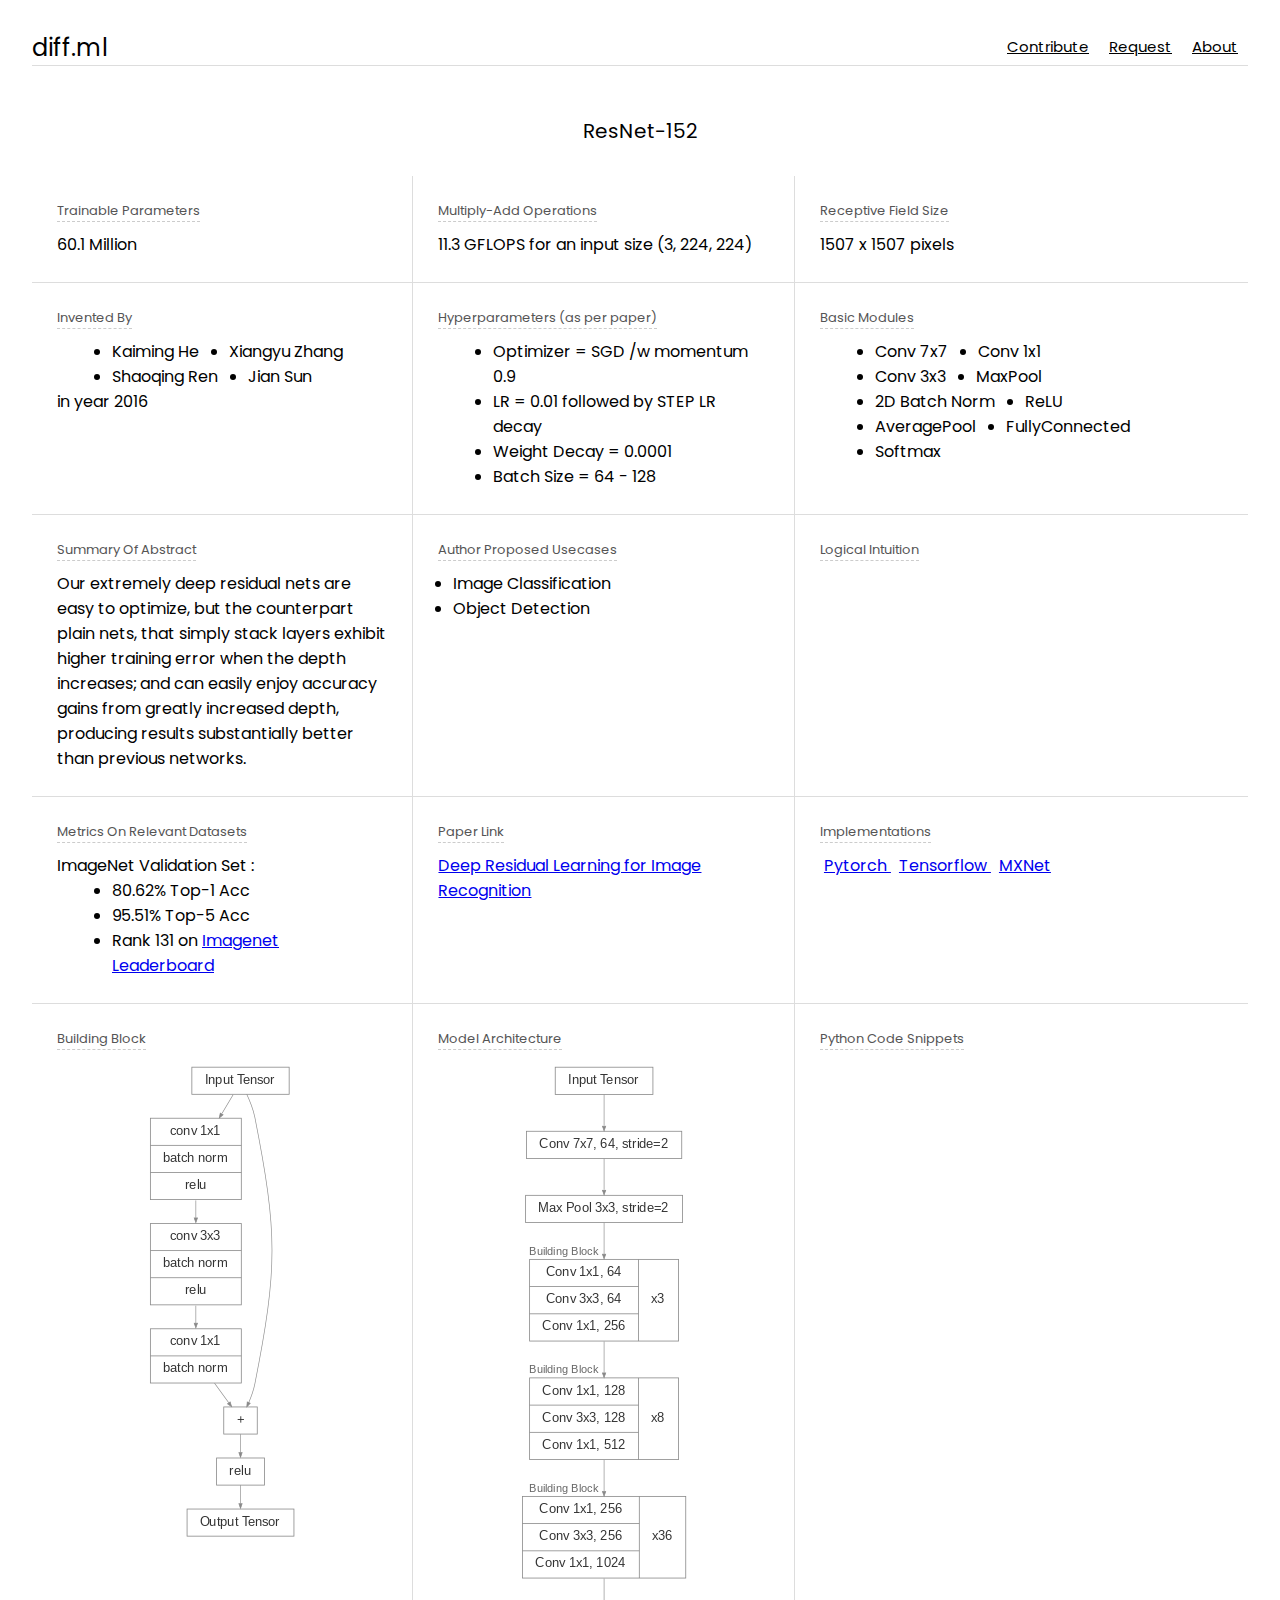
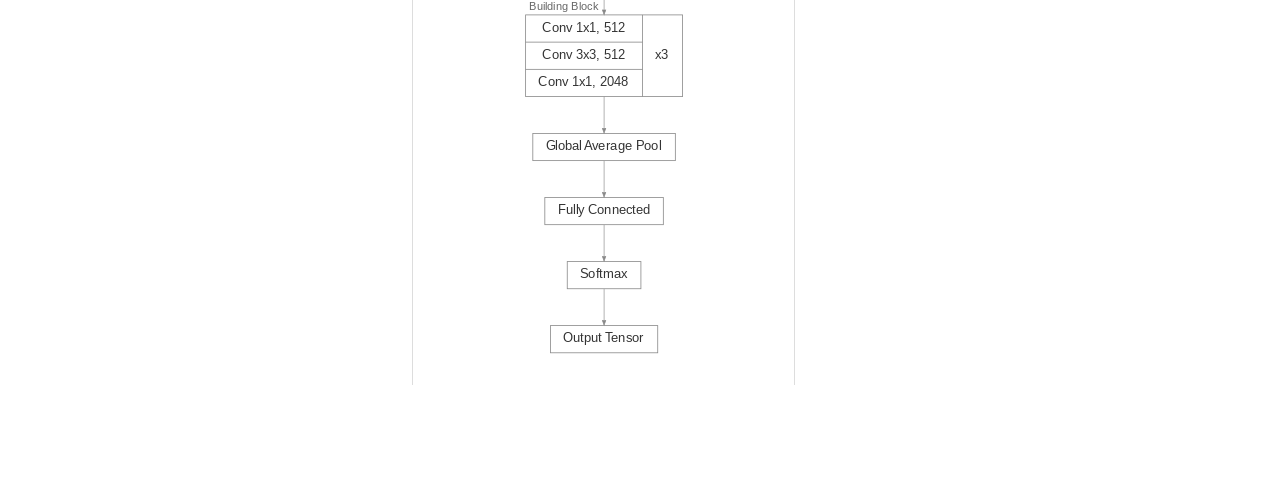
<file: pages/resnet152.json.html>
<!doctype html>
<html lang="en">
	
	<head>
		<script async src="https://www.googletagmanager.com/gtag/js?id=G-EF5TWDMX4D"></script>
		<script>
		  window.dataLayer = window.dataLayer || [];
		  function gtag(){dataLayer.push(arguments);}
		  gtag('js', new Date());

		  gtag('config', 'G-EF5TWDMX4D');
		</script>
		<meta charset="utf-8">
	    <meta name="viewport" content="width=device-width, initial-scale=1, shrink-to-fit=no">

		<link rel="stylesheet" href="../model.css">


		<!-- <link rel="stylesheet" href="https://cdn.jsdelivr.net/npm/bootstrap@4.5.3/dist/css/bootstrap.min.css" integrity="sha384-TX8t27EcRE3e/ihU7zmQxVncDAy5uIKz4rEkgIXeMed4M0jlfIDPvg6uqKI2xXr2" crossorigin="anonymous"> -->

		<title>ResNet-152 Spec</title>

	</head>

	<body>

		<div class="header">
			<a href="../index.html" class="heading">
				diff.ml
			</a>

			<div class="nav">
				<a class="nav-link" href="">Contribute</a>
				<a class="nav-link" href="">Request</a>
				<a class="nav-link" href="">About</a>

			</div>
		</div>

		<div class="title">ResNet-152</div>

		<div class="spec-holder">

			<div class="spec">
				<div class="spec-key">
					<div class="spec-key-text">
					Trainable Parameters	
					</div>		
				</div>
				<div class="spec-value">
					60.1 Million
				</div>
			</div>
			
			<div class="vdiv"></div>
			
			<div class="spec">
				<div class="spec-key">
					<div class="spec-key-text">
					Multiply-Add Operations
					</div>
				</div>
				<div class="spec-value">
					11.3 GFLOPS for an input size (3, 224, 224)
				</div>
			</div>
			
			<div class="vdiv"></div>

			<div class="spec">
				<div class="spec-key">
					<div class="spec-key-text">
					Receptive Field Size
					</div>
				</div>
				<div class="spec-value">
					1507 x 1507 pixels
				</div>
				
			</div>

		</div>
		<div class="spec-holder">


			<div class="spec">
				<div class="spec-key">
					<div class="spec-key-text">
					Invented By
					</div>
				</div>
				<div class="spec-value">
					<ul class="list">
						
							<li class="list-item">
								Kaiming He					
							</li>
						
							<li class="list-item">
								Xiangyu Zhang					
							</li>
						
							<li class="list-item">
								Shaoqing Ren					
							</li>
						
							<li class="list-item">
								Jian Sun					
							</li>
						
					</ul>
					in year 2016
				</div>
			</div>
			
			<div class="vdiv"></div>

			<div class="spec">
				<div class="spec-key">
					<div class="spec-key-text">
					Hyperparameters (as per paper)
					</div>
				</div>
				<div class="spec-value">
					<ul class="list">
						
							<li class="list-item">
								Optimizer = SGD /w momentum 0.9
							</li>
						
							<li class="list-item">
								LR = 0.01 followed by STEP LR decay
							</li>
						
							<li class="list-item">
								Weight Decay = 0.0001
							</li>
						
							<li class="list-item">
								Batch Size = 64 - 128
							</li>
						
					</ul>
				</div>
			</div>
			
			<div class="vdiv"></div>

			<div class="spec">
				<div class="spec-key">
					<div class="spec-key-text">
					Basic Modules
					</div>
				</div>
				<div class="spec-value">
					<ul class="list">
						
							<li class="list-item">
								Conv 7x7
							</li>
						
							<li class="list-item">
								Conv 1x1
							</li>
						
							<li class="list-item">
								Conv 3x3
							</li>
						
							<li class="list-item">
								MaxPool
							</li>
						
							<li class="list-item">
								2D Batch Norm
							</li>
						
							<li class="list-item">
								ReLU
							</li>
						
							<li class="list-item">
								AveragePool
							</li>
						
							<li class="list-item">
								FullyConnected
							</li>
						
							<li class="list-item">
								Softmax
							</li>
						
					</ul>
				</div>
			</div>

		</div>
		<div class="spec-holder">

			<div class="spec">
				<div class="spec-key">
					<div class="spec-key-text">
					Summary Of Abstract
					</div>
				</div>
				<div class="spec-value">
					Our extremely deep residual nets are easy to optimize, but the counterpart plain nets, that simply stack layers exhibit higher training error when the depth increases; and can easily enjoy accuracy gains from greatly increased depth, producing results substantially better than previous networks.
				</div>
			</div>
			
			<div class="vdiv"></div>

			<div class="spec">
				<div class="spec-key">
					<div class="spec-key-text">
					Author Proposed Usecases
					</div>
				</div>
				<div class="spec-value">
				 	
						<li class="list-item">
							Image Classification </br>
						</li>
					
						<li class="list-item">
							Object Detection </br>
						</li>
					
				</div>
				
			</div>
			
			<div class="vdiv"></div>

			<div class="spec">
				<div class="spec-key">
					<div class="spec-key-text">
					Logical Intuition
					</div>
				</div>
				<div class="spec-value">
				 	
				</div>
				
			</div>

		</div>
		<div class="spec-holder">

			<div class="spec">
				<div class="spec-key">
					<div class="spec-key-text">
					Metrics On Relevant Datasets
					</div>
				</div>
				<div class="spec-value">
					
						ImageNet Validation Set : 
						<ul class="list">
							
								<li class="list-item">
									80.62% Top-1 Acc				
								</li>
							
								<li class="list-item">
									95.51% Top-5 Acc				
								</li>
							
								<li class="list-item">
									Rank 131 on <a target="_blank" href="https://paperswithcode.com/sota/image-classification-on-imagenet">Imagenet Leaderboard</a>				
								</li>
							
						</ul>
					
				</div>
			</div>

			<div class="vdiv"></div>


			<div class="spec">
				

				<div class="spec-key">
					<div class="spec-key-text">
					Paper Link
					</div>
				</div>
				<div class="spec-value">
					 <a href="https://arxiv.org/pdf/1512.03385.pdf">Deep Residual Learning for Image Recognition</a>
				</div>
			</div>

			<div class="vdiv"></div>


			<div class="spec">
				<div class="spec-key">
					<div class="spec-key-text">
					Implementations 
					</div>
				</div>
				<div class="spec-value">
					
						<a class="simplelink" href="https://github.com/pytorch/vision/blob/master/torchvision/models/resnet.py">
							Pytorch
						</a>
					
						<a class="simplelink" href="https://github.com/tensorflow/tensorflow/blob/v2.3.1/tensorflow/python/keras/applications/resnet.py#L456-L475">
							Tensorflow
						</a>
					
						<a class="simplelink" href="https://mxnet.apache.org/versions/1.7.0/api/python/docs/_modules/mxnet/gluon/model_zoo/vision/resnet.html#resnet50_v1">
							MXNet
						</a>
					
				</div>
			</div>

		</div>

		<div class="spec-holder noborder">

			<div class="spec">
				<div class="spec-key">
					<div class="spec-key-text">
					Building Block
					</div>
				</div>
				<div class="spec-value center-align-children">
					<img src="../assets/models/img1/resnet152_img1.png" alt="buildingblock arch" class="building-block-img">
				</div>
			</div>
			
			<div class="vdiv"></div>
			
			<div class="spec">
				<div class="spec-key">
					<div class="spec-key-text">
					Model Architecture
					</div>
				</div>
				<div class="spec-value center-align-children">
					<img src="../assets/models/img2/resnet152_img2.png" alt="model arch" class="model-img">
				</div>
			</div>
			
			<div class="vdiv"></div>
			
			<div class="spec">
				<div class="spec-key">
					<div class="spec-key-text">
					Python Code Snippets
					</div>
				</div>
				<div class="spec-value">
					
						<script src="https://gist.github.com/diffML/3d89af81632240d3e7c435838571b20f.js"></script>
					
						<script src="https://gist.github.com/diffML/ee1937a7b9885390d5d18ed0e213ee5f.js"></script>
					
						<script src="https://gist.github.com/diffML/175e89b56092fc441283a0e6e3b8cec0.js"></script>
					
				</div>
			</div>

		</div>

	</body>


</html>
</file>
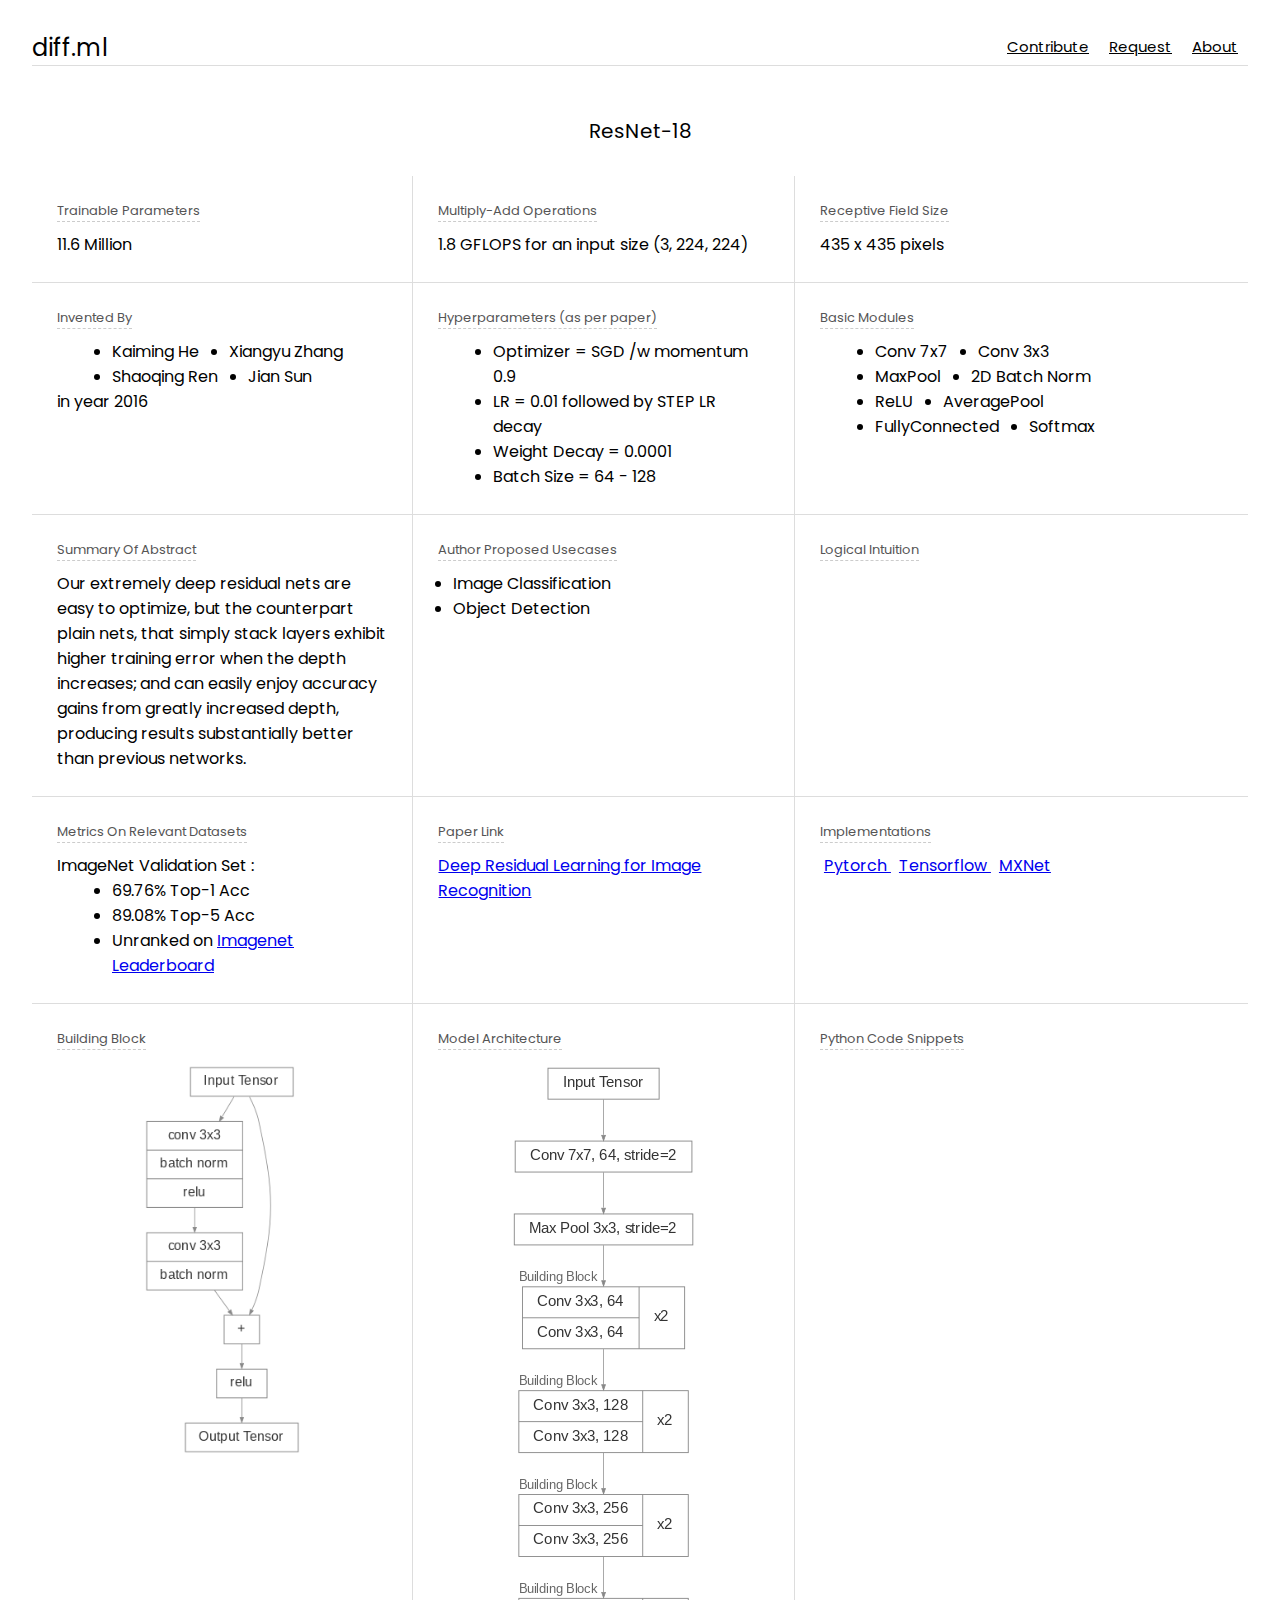
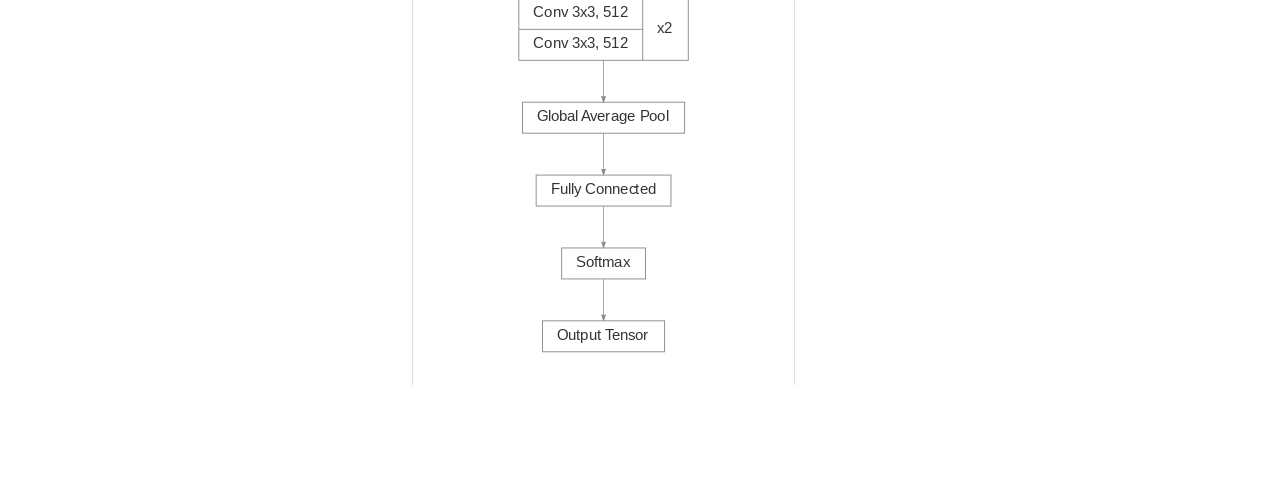
<file: pages/resnet18.json.html>
<!doctype html>
<html lang="en">
	
	<head>
		<script async src="https://www.googletagmanager.com/gtag/js?id=G-EF5TWDMX4D"></script>
		<script>
		  window.dataLayer = window.dataLayer || [];
		  function gtag(){dataLayer.push(arguments);}
		  gtag('js', new Date());

		  gtag('config', 'G-EF5TWDMX4D');
		</script>
		<meta charset="utf-8">
	    <meta name="viewport" content="width=device-width, initial-scale=1, shrink-to-fit=no">

		<link rel="stylesheet" href="../model.css">


		<!-- <link rel="stylesheet" href="https://cdn.jsdelivr.net/npm/bootstrap@4.5.3/dist/css/bootstrap.min.css" integrity="sha384-TX8t27EcRE3e/ihU7zmQxVncDAy5uIKz4rEkgIXeMed4M0jlfIDPvg6uqKI2xXr2" crossorigin="anonymous"> -->

		<title>ResNet-18 Spec</title>

	</head>

	<body>

		<div class="header">
			<a href="../index.html" class="heading">
				diff.ml
			</a>

			<div class="nav">
				<a class="nav-link" href="">Contribute</a>
				<a class="nav-link" href="">Request</a>
				<a class="nav-link" href="">About</a>

			</div>
		</div>

		<div class="title">ResNet-18</div>

		<div class="spec-holder">

			<div class="spec">
				<div class="spec-key">
					<div class="spec-key-text">
					Trainable Parameters	
					</div>		
				</div>
				<div class="spec-value">
					11.6 Million
				</div>
			</div>
			
			<div class="vdiv"></div>
			
			<div class="spec">
				<div class="spec-key">
					<div class="spec-key-text">
					Multiply-Add Operations
					</div>
				</div>
				<div class="spec-value">
					1.8 GFLOPS for an input size (3, 224, 224)
				</div>
			</div>
			
			<div class="vdiv"></div>

			<div class="spec">
				<div class="spec-key">
					<div class="spec-key-text">
					Receptive Field Size
					</div>
				</div>
				<div class="spec-value">
					435 x 435 pixels
				</div>
				
			</div>

		</div>
		<div class="spec-holder">


			<div class="spec">
				<div class="spec-key">
					<div class="spec-key-text">
					Invented By
					</div>
				</div>
				<div class="spec-value">
					<ul class="list">
						
							<li class="list-item">
								Kaiming He					
							</li>
						
							<li class="list-item">
								Xiangyu Zhang					
							</li>
						
							<li class="list-item">
								Shaoqing Ren					
							</li>
						
							<li class="list-item">
								Jian Sun					
							</li>
						
					</ul>
					in year 2016
				</div>
			</div>
			
			<div class="vdiv"></div>

			<div class="spec">
				<div class="spec-key">
					<div class="spec-key-text">
					Hyperparameters (as per paper)
					</div>
				</div>
				<div class="spec-value">
					<ul class="list">
						
							<li class="list-item">
								Optimizer = SGD /w momentum 0.9
							</li>
						
							<li class="list-item">
								LR = 0.01 followed by STEP LR decay
							</li>
						
							<li class="list-item">
								Weight Decay = 0.0001
							</li>
						
							<li class="list-item">
								Batch Size = 64 - 128
							</li>
						
					</ul>
				</div>
			</div>
			
			<div class="vdiv"></div>

			<div class="spec">
				<div class="spec-key">
					<div class="spec-key-text">
					Basic Modules
					</div>
				</div>
				<div class="spec-value">
					<ul class="list">
						
							<li class="list-item">
								Conv 7x7
							</li>
						
							<li class="list-item">
								Conv 3x3
							</li>
						
							<li class="list-item">
								MaxPool
							</li>
						
							<li class="list-item">
								2D Batch Norm
							</li>
						
							<li class="list-item">
								ReLU
							</li>
						
							<li class="list-item">
								AveragePool
							</li>
						
							<li class="list-item">
								FullyConnected
							</li>
						
							<li class="list-item">
								Softmax
							</li>
						
					</ul>
				</div>
			</div>

		</div>
		<div class="spec-holder">

			<div class="spec">
				<div class="spec-key">
					<div class="spec-key-text">
					Summary Of Abstract
					</div>
				</div>
				<div class="spec-value">
					Our extremely deep residual nets are easy to optimize, but the counterpart plain nets, that simply stack layers exhibit higher training error when the depth increases; and can easily enjoy accuracy gains from greatly increased depth, producing results substantially better than previous networks.
				</div>
			</div>
			
			<div class="vdiv"></div>

			<div class="spec">
				<div class="spec-key">
					<div class="spec-key-text">
					Author Proposed Usecases
					</div>
				</div>
				<div class="spec-value">
				 	
						<li class="list-item">
							Image Classification </br>
						</li>
					
						<li class="list-item">
							Object Detection </br>
						</li>
					
				</div>
				
			</div>
			
			<div class="vdiv"></div>

			<div class="spec">
				<div class="spec-key">
					<div class="spec-key-text">
					Logical Intuition
					</div>
				</div>
				<div class="spec-value">
				 	
				</div>
				
			</div>

		</div>
		<div class="spec-holder">

			<div class="spec">
				<div class="spec-key">
					<div class="spec-key-text">
					Metrics On Relevant Datasets
					</div>
				</div>
				<div class="spec-value">
					
						ImageNet Validation Set : 
						<ul class="list">
							
								<li class="list-item">
									69.76% Top-1 Acc				
								</li>
							
								<li class="list-item">
									89.08% Top-5 Acc				
								</li>
							
								<li class="list-item">
									Unranked on <a target="_blank" href="https://paperswithcode.com/sota/image-classification-on-imagenet">Imagenet Leaderboard</a>				
								</li>
							
						</ul>
					
				</div>
			</div>

			<div class="vdiv"></div>


			<div class="spec">
				

				<div class="spec-key">
					<div class="spec-key-text">
					Paper Link
					</div>
				</div>
				<div class="spec-value">
					 <a href="https://arxiv.org/pdf/1512.03385.pdf">Deep Residual Learning for Image Recognition</a>
				</div>
			</div>

			<div class="vdiv"></div>


			<div class="spec">
				<div class="spec-key">
					<div class="spec-key-text">
					Implementations 
					</div>
				</div>
				<div class="spec-value">
					
						<a class="simplelink" href="https://github.com/pytorch/vision/blob/master/torchvision/models/resnet.py">
							Pytorch
						</a>
					
						<a class="simplelink" href="https://github.com/tensorflow/tensorflow/blob/v2.3.1/tensorflow/python/keras/applications/resnet.py#L456-L475">
							Tensorflow
						</a>
					
						<a class="simplelink" href="https://mxnet.apache.org/versions/1.7.0/api/python/docs/_modules/mxnet/gluon/model_zoo/vision/resnet.html#resnet50_v1">
							MXNet
						</a>
					
				</div>
			</div>

		</div>

		<div class="spec-holder noborder">

			<div class="spec">
				<div class="spec-key">
					<div class="spec-key-text">
					Building Block
					</div>
				</div>
				<div class="spec-value center-align-children">
					<img src="../assets/models/img1/resnet18_img1.png" alt="buildingblock arch" class="building-block-img">
				</div>
			</div>
			
			<div class="vdiv"></div>
			
			<div class="spec">
				<div class="spec-key">
					<div class="spec-key-text">
					Model Architecture
					</div>
				</div>
				<div class="spec-value center-align-children">
					<img src="../assets/models/img2/resnet18_img2.png" alt="model arch" class="model-img">
				</div>
			</div>
			
			<div class="vdiv"></div>
			
			<div class="spec">
				<div class="spec-key">
					<div class="spec-key-text">
					Python Code Snippets
					</div>
				</div>
				<div class="spec-value">
					
						<script src="https://gist.github.com/diffML/8a3ebe0a42656a198f605437da43d18b.js"></script>
					
						<script src="https://gist.github.com/diffML/6715628d9a2a722b520a74653d6f92b4.js"></script>
					
				</div>
			</div>

		</div>

	</body>


</html>
</file>
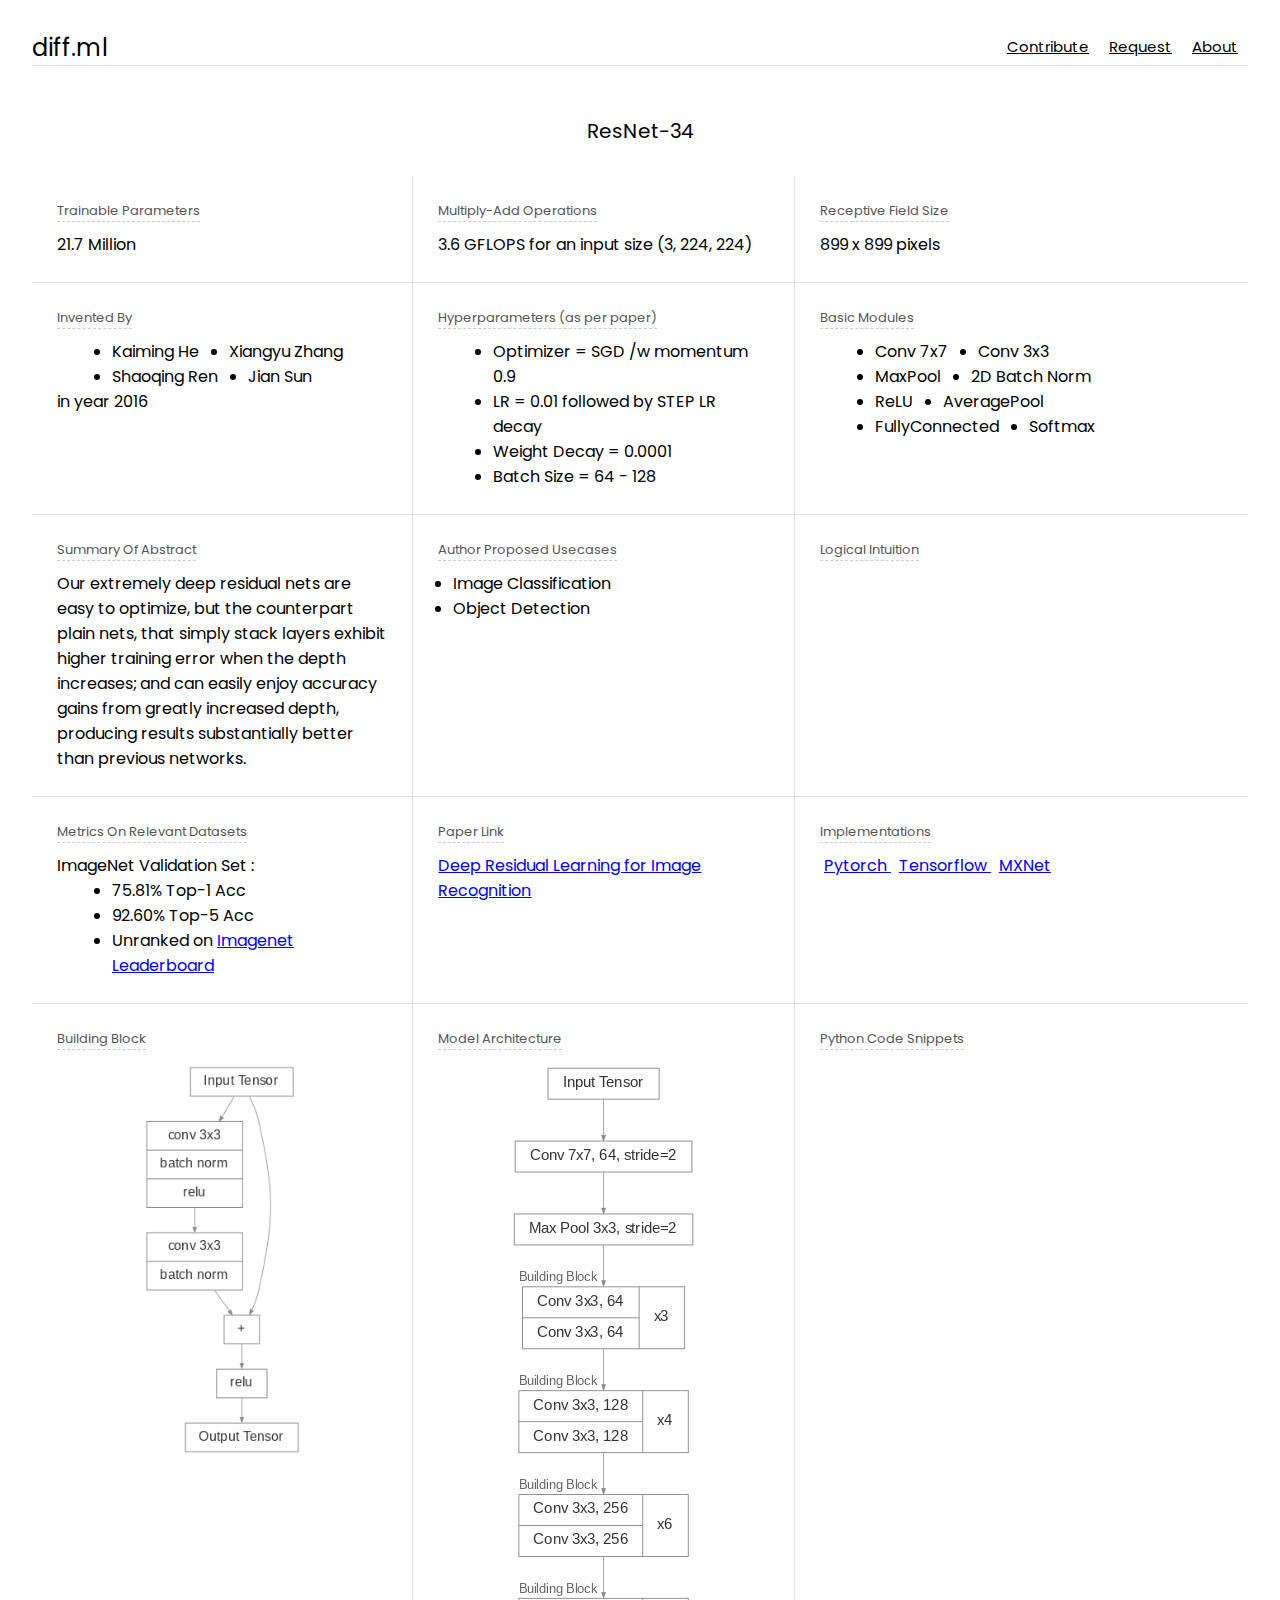
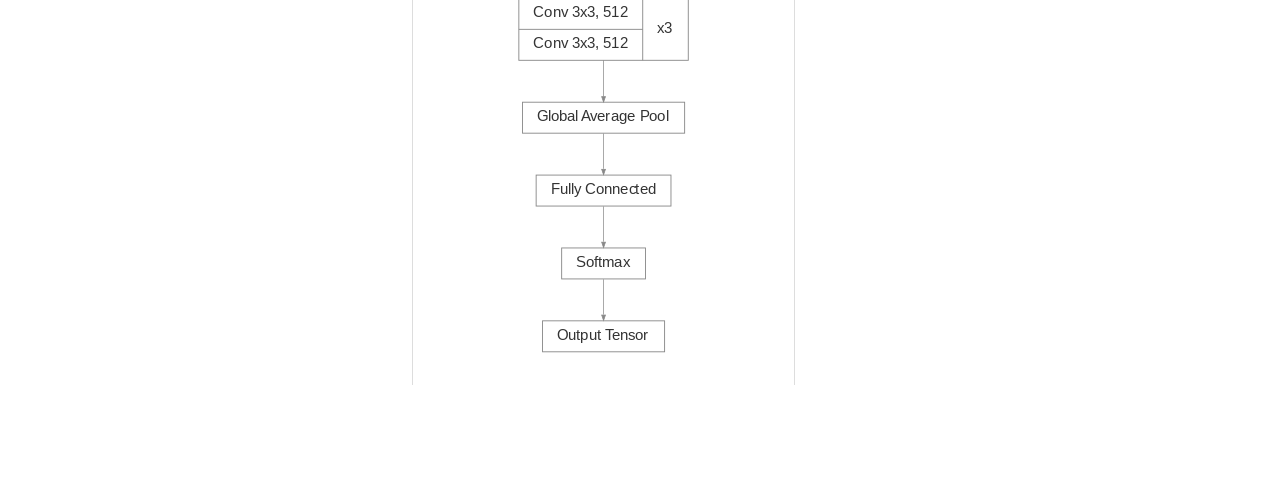
<file: pages/resnet34.json.html>
<!doctype html>
<html lang="en">
	
	<head>
		<script async src="https://www.googletagmanager.com/gtag/js?id=G-EF5TWDMX4D"></script>
		<script>
		  window.dataLayer = window.dataLayer || [];
		  function gtag(){dataLayer.push(arguments);}
		  gtag('js', new Date());

		  gtag('config', 'G-EF5TWDMX4D');
		</script>
		<meta charset="utf-8">
	    <meta name="viewport" content="width=device-width, initial-scale=1, shrink-to-fit=no">

		<link rel="stylesheet" href="../model.css">


		<!-- <link rel="stylesheet" href="https://cdn.jsdelivr.net/npm/bootstrap@4.5.3/dist/css/bootstrap.min.css" integrity="sha384-TX8t27EcRE3e/ihU7zmQxVncDAy5uIKz4rEkgIXeMed4M0jlfIDPvg6uqKI2xXr2" crossorigin="anonymous"> -->

		<title>ResNet-34 Spec</title>

	</head>

	<body>

		<div class="header">
			<a href="../index.html" class="heading">
				diff.ml
			</a>

			<div class="nav">
				<a class="nav-link" href="">Contribute</a>
				<a class="nav-link" href="">Request</a>
				<a class="nav-link" href="">About</a>

			</div>
		</div>

		<div class="title">ResNet-34</div>

		<div class="spec-holder">

			<div class="spec">
				<div class="spec-key">
					<div class="spec-key-text">
					Trainable Parameters	
					</div>		
				</div>
				<div class="spec-value">
					21.7 Million
				</div>
			</div>
			
			<div class="vdiv"></div>
			
			<div class="spec">
				<div class="spec-key">
					<div class="spec-key-text">
					Multiply-Add Operations
					</div>
				</div>
				<div class="spec-value">
					3.6 GFLOPS for an input size (3, 224, 224)
				</div>
			</div>
			
			<div class="vdiv"></div>

			<div class="spec">
				<div class="spec-key">
					<div class="spec-key-text">
					Receptive Field Size
					</div>
				</div>
				<div class="spec-value">
					899 x 899 pixels
				</div>
				
			</div>

		</div>
		<div class="spec-holder">


			<div class="spec">
				<div class="spec-key">
					<div class="spec-key-text">
					Invented By
					</div>
				</div>
				<div class="spec-value">
					<ul class="list">
						
							<li class="list-item">
								Kaiming He					
							</li>
						
							<li class="list-item">
								Xiangyu Zhang					
							</li>
						
							<li class="list-item">
								Shaoqing Ren					
							</li>
						
							<li class="list-item">
								Jian Sun					
							</li>
						
					</ul>
					in year 2016
				</div>
			</div>
			
			<div class="vdiv"></div>

			<div class="spec">
				<div class="spec-key">
					<div class="spec-key-text">
					Hyperparameters (as per paper)
					</div>
				</div>
				<div class="spec-value">
					<ul class="list">
						
							<li class="list-item">
								Optimizer = SGD /w momentum 0.9
							</li>
						
							<li class="list-item">
								LR = 0.01 followed by STEP LR decay
							</li>
						
							<li class="list-item">
								Weight Decay = 0.0001
							</li>
						
							<li class="list-item">
								Batch Size = 64 - 128
							</li>
						
					</ul>
				</div>
			</div>
			
			<div class="vdiv"></div>

			<div class="spec">
				<div class="spec-key">
					<div class="spec-key-text">
					Basic Modules
					</div>
				</div>
				<div class="spec-value">
					<ul class="list">
						
							<li class="list-item">
								Conv 7x7
							</li>
						
							<li class="list-item">
								Conv 3x3
							</li>
						
							<li class="list-item">
								MaxPool
							</li>
						
							<li class="list-item">
								2D Batch Norm
							</li>
						
							<li class="list-item">
								ReLU
							</li>
						
							<li class="list-item">
								AveragePool
							</li>
						
							<li class="list-item">
								FullyConnected
							</li>
						
							<li class="list-item">
								Softmax
							</li>
						
					</ul>
				</div>
			</div>

		</div>
		<div class="spec-holder">

			<div class="spec">
				<div class="spec-key">
					<div class="spec-key-text">
					Summary Of Abstract
					</div>
				</div>
				<div class="spec-value">
					Our extremely deep residual nets are easy to optimize, but the counterpart plain nets, that simply stack layers exhibit higher training error when the depth increases; and can easily enjoy accuracy gains from greatly increased depth, producing results substantially better than previous networks.
				</div>
			</div>
			
			<div class="vdiv"></div>

			<div class="spec">
				<div class="spec-key">
					<div class="spec-key-text">
					Author Proposed Usecases
					</div>
				</div>
				<div class="spec-value">
				 	
						<li class="list-item">
							Image Classification </br>
						</li>
					
						<li class="list-item">
							Object Detection </br>
						</li>
					
				</div>
				
			</div>
			
			<div class="vdiv"></div>

			<div class="spec">
				<div class="spec-key">
					<div class="spec-key-text">
					Logical Intuition
					</div>
				</div>
				<div class="spec-value">
				 	
				</div>
				
			</div>

		</div>
		<div class="spec-holder">

			<div class="spec">
				<div class="spec-key">
					<div class="spec-key-text">
					Metrics On Relevant Datasets
					</div>
				</div>
				<div class="spec-value">
					
						ImageNet Validation Set : 
						<ul class="list">
							
								<li class="list-item">
									75.81% Top-1 Acc				
								</li>
							
								<li class="list-item">
									92.60% Top-5 Acc				
								</li>
							
								<li class="list-item">
									Unranked on <a target="_blank" href="https://paperswithcode.com/sota/image-classification-on-imagenet">Imagenet Leaderboard</a>				
								</li>
							
						</ul>
					
				</div>
			</div>

			<div class="vdiv"></div>


			<div class="spec">
				

				<div class="spec-key">
					<div class="spec-key-text">
					Paper Link
					</div>
				</div>
				<div class="spec-value">
					 <a href="https://arxiv.org/pdf/1512.03385.pdf">Deep Residual Learning for Image Recognition</a>
				</div>
			</div>

			<div class="vdiv"></div>


			<div class="spec">
				<div class="spec-key">
					<div class="spec-key-text">
					Implementations 
					</div>
				</div>
				<div class="spec-value">
					
						<a class="simplelink" href="https://github.com/pytorch/vision/blob/master/torchvision/models/resnet.py">
							Pytorch
						</a>
					
						<a class="simplelink" href="https://github.com/tensorflow/tensorflow/blob/v2.3.1/tensorflow/python/keras/applications/resnet.py#L456-L475">
							Tensorflow
						</a>
					
						<a class="simplelink" href="https://mxnet.apache.org/versions/1.7.0/api/python/docs/_modules/mxnet/gluon/model_zoo/vision/resnet.html#resnet50_v1">
							MXNet
						</a>
					
				</div>
			</div>

		</div>

		<div class="spec-holder noborder">

			<div class="spec">
				<div class="spec-key">
					<div class="spec-key-text">
					Building Block
					</div>
				</div>
				<div class="spec-value center-align-children">
					<img src="../assets/models/img1/resnet34_img1.png" alt="buildingblock arch" class="building-block-img">
				</div>
			</div>
			
			<div class="vdiv"></div>
			
			<div class="spec">
				<div class="spec-key">
					<div class="spec-key-text">
					Model Architecture
					</div>
				</div>
				<div class="spec-value center-align-children">
					<img src="../assets/models/img2/resnet34_img2.png" alt="model arch" class="model-img">
				</div>
			</div>
			
			<div class="vdiv"></div>
			
			<div class="spec">
				<div class="spec-key">
					<div class="spec-key-text">
					Python Code Snippets
					</div>
				</div>
				<div class="spec-value">
					
						<script src="https://gist.github.com/diffML/0a09274840e54bc113e32bffd016edd9.js"></script>
					
						<script src="https://gist.github.com/diffML/aa88a9b58d09c782d9b346ab5ffa419d.js"></script>
					
				</div>
			</div>

		</div>

	</body>


</html>
</file>
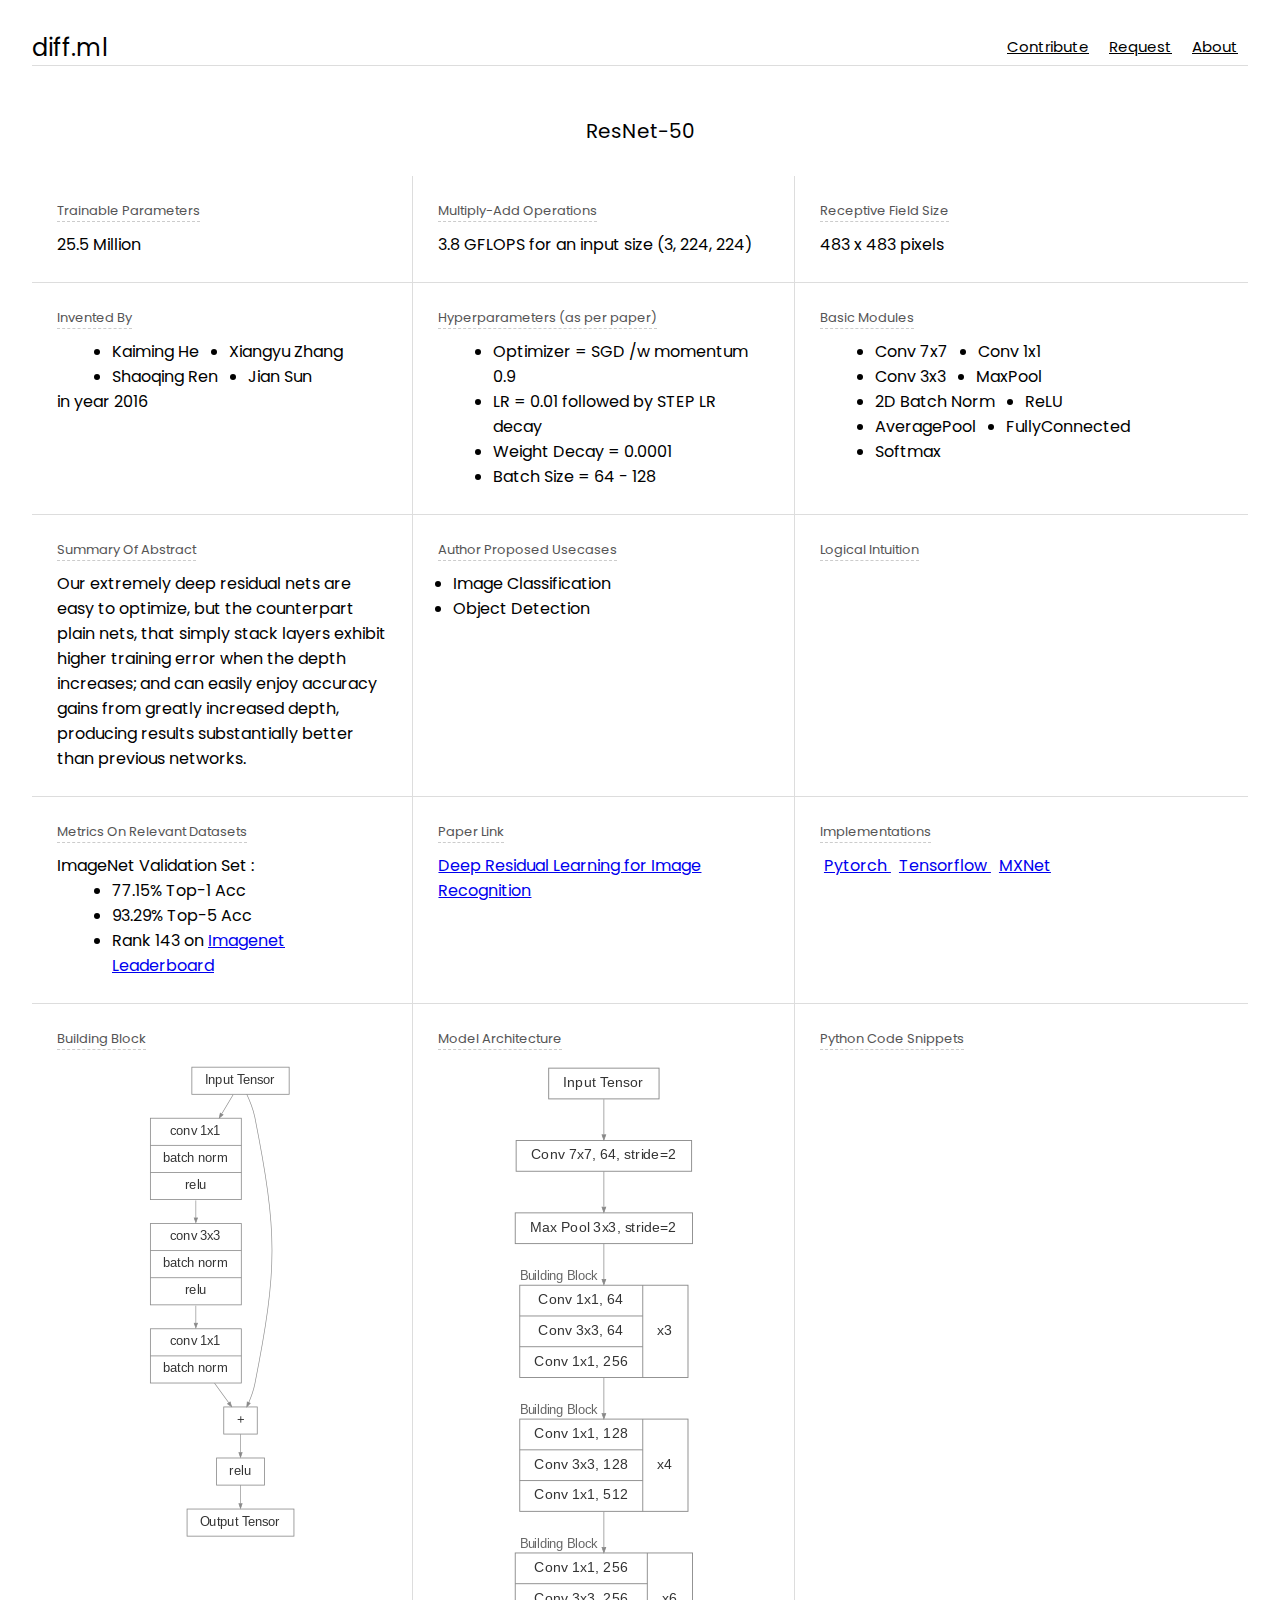
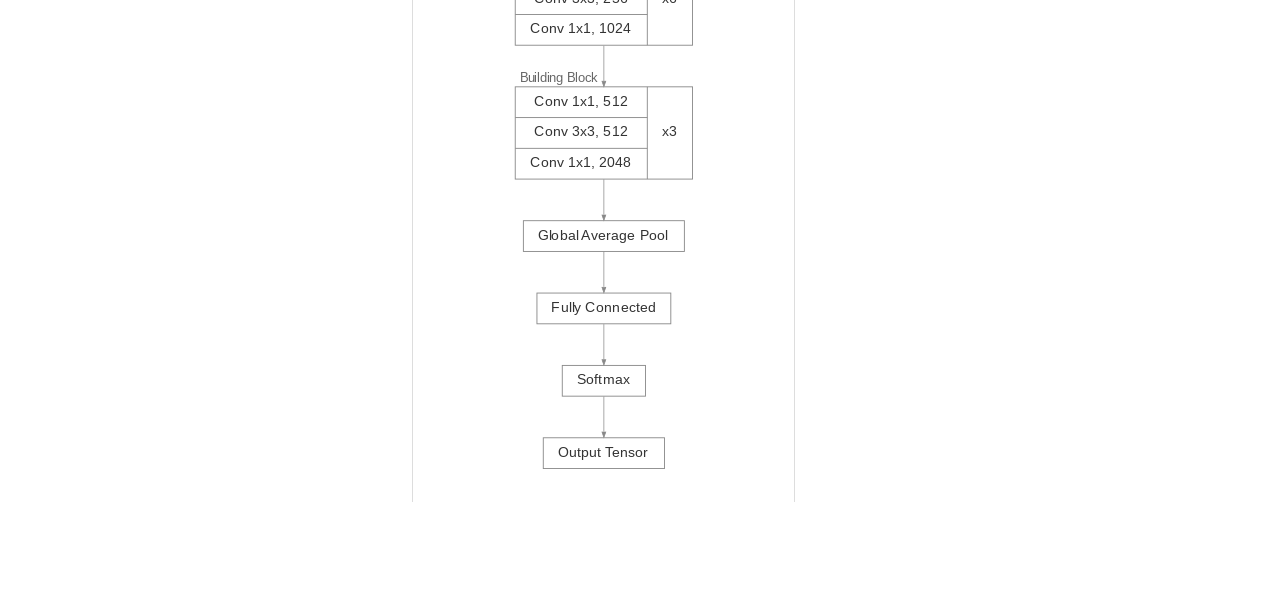
<file: pages/resnet50.json.html>
<!doctype html>
<html lang="en">
	
	<head>
		<script async src="https://www.googletagmanager.com/gtag/js?id=G-EF5TWDMX4D"></script>
		<script>
		  window.dataLayer = window.dataLayer || [];
		  function gtag(){dataLayer.push(arguments);}
		  gtag('js', new Date());

		  gtag('config', 'G-EF5TWDMX4D');
		</script>
		<meta charset="utf-8">
	    <meta name="viewport" content="width=device-width, initial-scale=1, shrink-to-fit=no">

		<link rel="stylesheet" href="../model.css">


		<!-- <link rel="stylesheet" href="https://cdn.jsdelivr.net/npm/bootstrap@4.5.3/dist/css/bootstrap.min.css" integrity="sha384-TX8t27EcRE3e/ihU7zmQxVncDAy5uIKz4rEkgIXeMed4M0jlfIDPvg6uqKI2xXr2" crossorigin="anonymous"> -->

		<title>ResNet-50 Spec</title>

	</head>

	<body>

		<div class="header">
			<a href="../index.html" class="heading">
				diff.ml
			</a>

			<div class="nav">
				<a class="nav-link" href="">Contribute</a>
				<a class="nav-link" href="">Request</a>
				<a class="nav-link" href="">About</a>

			</div>
		</div>

		<div class="title">ResNet-50</div>

		<div class="spec-holder">

			<div class="spec">
				<div class="spec-key">
					<div class="spec-key-text">
					Trainable Parameters	
					</div>		
				</div>
				<div class="spec-value">
					25.5 Million
				</div>
			</div>
			
			<div class="vdiv"></div>
			
			<div class="spec">
				<div class="spec-key">
					<div class="spec-key-text">
					Multiply-Add Operations
					</div>
				</div>
				<div class="spec-value">
					3.8 GFLOPS for an input size (3, 224, 224)
				</div>
			</div>
			
			<div class="vdiv"></div>

			<div class="spec">
				<div class="spec-key">
					<div class="spec-key-text">
					Receptive Field Size
					</div>
				</div>
				<div class="spec-value">
					483 x 483 pixels
				</div>
				
			</div>

		</div>
		<div class="spec-holder">


			<div class="spec">
				<div class="spec-key">
					<div class="spec-key-text">
					Invented By
					</div>
				</div>
				<div class="spec-value">
					<ul class="list">
						
							<li class="list-item">
								Kaiming He					
							</li>
						
							<li class="list-item">
								Xiangyu Zhang					
							</li>
						
							<li class="list-item">
								Shaoqing Ren					
							</li>
						
							<li class="list-item">
								Jian Sun					
							</li>
						
					</ul>
					in year 2016
				</div>
			</div>
			
			<div class="vdiv"></div>

			<div class="spec">
				<div class="spec-key">
					<div class="spec-key-text">
					Hyperparameters (as per paper)
					</div>
				</div>
				<div class="spec-value">
					<ul class="list">
						
							<li class="list-item">
								Optimizer = SGD /w momentum 0.9
							</li>
						
							<li class="list-item">
								LR = 0.01 followed by STEP LR decay
							</li>
						
							<li class="list-item">
								Weight Decay = 0.0001
							</li>
						
							<li class="list-item">
								Batch Size = 64 - 128
							</li>
						
					</ul>
				</div>
			</div>
			
			<div class="vdiv"></div>

			<div class="spec">
				<div class="spec-key">
					<div class="spec-key-text">
					Basic Modules
					</div>
				</div>
				<div class="spec-value">
					<ul class="list">
						
							<li class="list-item">
								Conv 7x7
							</li>
						
							<li class="list-item">
								Conv 1x1
							</li>
						
							<li class="list-item">
								Conv 3x3
							</li>
						
							<li class="list-item">
								MaxPool
							</li>
						
							<li class="list-item">
								2D Batch Norm
							</li>
						
							<li class="list-item">
								ReLU
							</li>
						
							<li class="list-item">
								AveragePool
							</li>
						
							<li class="list-item">
								FullyConnected
							</li>
						
							<li class="list-item">
								Softmax
							</li>
						
					</ul>
				</div>
			</div>

		</div>
		<div class="spec-holder">

			<div class="spec">
				<div class="spec-key">
					<div class="spec-key-text">
					Summary Of Abstract
					</div>
				</div>
				<div class="spec-value">
					Our extremely deep residual nets are easy to optimize, but the counterpart plain nets, that simply stack layers exhibit higher training error when the depth increases; and can easily enjoy accuracy gains from greatly increased depth, producing results substantially better than previous networks.
				</div>
			</div>
			
			<div class="vdiv"></div>

			<div class="spec">
				<div class="spec-key">
					<div class="spec-key-text">
					Author Proposed Usecases
					</div>
				</div>
				<div class="spec-value">
				 	
						<li class="list-item">
							Image Classification </br>
						</li>
					
						<li class="list-item">
							Object Detection </br>
						</li>
					
				</div>
				
			</div>
			
			<div class="vdiv"></div>

			<div class="spec">
				<div class="spec-key">
					<div class="spec-key-text">
					Logical Intuition
					</div>
				</div>
				<div class="spec-value">
				 	
				</div>
				
			</div>

		</div>
		<div class="spec-holder">

			<div class="spec">
				<div class="spec-key">
					<div class="spec-key-text">
					Metrics On Relevant Datasets
					</div>
				</div>
				<div class="spec-value">
					
						ImageNet Validation Set : 
						<ul class="list">
							
								<li class="list-item">
									77.15% Top-1 Acc				
								</li>
							
								<li class="list-item">
									93.29% Top-5 Acc				
								</li>
							
								<li class="list-item">
									Rank 143 on <a target="_blank" href="https://paperswithcode.com/sota/image-classification-on-imagenet">Imagenet Leaderboard</a>				
								</li>
							
						</ul>
					
				</div>
			</div>

			<div class="vdiv"></div>


			<div class="spec">
				

				<div class="spec-key">
					<div class="spec-key-text">
					Paper Link
					</div>
				</div>
				<div class="spec-value">
					 <a href="https://arxiv.org/pdf/1512.03385.pdf">Deep Residual Learning for Image Recognition</a>
				</div>
			</div>

			<div class="vdiv"></div>


			<div class="spec">
				<div class="spec-key">
					<div class="spec-key-text">
					Implementations 
					</div>
				</div>
				<div class="spec-value">
					
						<a class="simplelink" href="https://github.com/pytorch/vision/blob/master/torchvision/models/resnet.py">
							Pytorch
						</a>
					
						<a class="simplelink" href="https://github.com/tensorflow/tensorflow/blob/v2.3.1/tensorflow/python/keras/applications/resnet.py#L456-L475">
							Tensorflow
						</a>
					
						<a class="simplelink" href="https://mxnet.apache.org/versions/1.7.0/api/python/docs/_modules/mxnet/gluon/model_zoo/vision/resnet.html#resnet50_v1">
							MXNet
						</a>
					
				</div>
			</div>

		</div>

		<div class="spec-holder noborder">

			<div class="spec">
				<div class="spec-key">
					<div class="spec-key-text">
					Building Block
					</div>
				</div>
				<div class="spec-value center-align-children">
					<img src="../assets/models/img1/resnet50_img1.png" alt="buildingblock arch" class="building-block-img">
				</div>
			</div>
			
			<div class="vdiv"></div>
			
			<div class="spec">
				<div class="spec-key">
					<div class="spec-key-text">
					Model Architecture
					</div>
				</div>
				<div class="spec-value center-align-children">
					<img src="../assets/models/img2/resnet50_img2.png" alt="model arch" class="model-img">
				</div>
			</div>
			
			<div class="vdiv"></div>
			
			<div class="spec">
				<div class="spec-key">
					<div class="spec-key-text">
					Python Code Snippets
					</div>
				</div>
				<div class="spec-value">
					
						<script src="https://gist.github.com/diffML/8e378f2a443f19e5f365e349d21d62aa.js"></script>
					
						<script src="https://gist.github.com/diffML/aa855bb91533ef90359ed46f211bbc6c.js"></script>
					
						<script src="https://gist.github.com/diffML/0edea2ae7357061b1ac83c3076cf4b38.js"></script>
					
				</div>
			</div>

		</div>

	</body>


</html>
</file>
<file: home.css>
@import url('https://fonts.googleapis.com/css2?family=Open+Sans&display=swap');
@import url('https://fonts.googleapis.com/css2?family=Poppins&display=swap');
@import url('https://fonts.googleapis.com/css2?family=Source+Code+Pro&display=swap');

body{

	margin:0;
	padding:0 0 100px 0;
	width:100%;
	height: 100%;
	overflow-y: scroll;

	display: flex;
	/*font-family: 'Open Sans', sans-serif;*/
	font-family: 'Poppins', sans-serif;

	justify-content: center;
	align-items: center;

	flex-direction: column;

}

.header{
	width: 95%;
	border-bottom:1px solid #DDD;

	display: flex;
	flex-direction: row;
	justify-content: space-between;

	margin:30px 0px 20px 0px;

}

.heading{
	/*text-align: center;*/
	/*margin:30px;*/
	font-size: 24px;
	text-decoration: none;
	color: #000;
}

.nav{
	display: flex;
	flex-direction: row;
	justify-content: center;
}

.nav-link{
	margin:5px 10px 5px 10px;
	font-size: 15px;
	color:#000;
}

.title{
	text-align: center;
	margin:30px;
	font-size: 20px;
}

.models-holder{
	width:95%;

	display: flex;
	flex-direction: row;
	justify-content: flex-start;
	align-items: flex-start;
	flex-wrap: wrap;

}


.model-container{
	width:350px;

	display: flex;
	flex-direction: column;
	justify-content: flex-start;
	align-items: center;

	border:1px solid #DDD;

	margin:20px 20px 20px 20px;
	padding:10px;
	text-decoration: none;

	transition: box-shadow .3s;
}

.model-container:hover{
	box-shadow: 0 0 11px rgba(33,33,33,.2);
}


.model-name{
	font-size: 20px;
	margin:5px;
	color:#000;
}

.model-info{
	width:90%;
	display: flex;
	flex-direction: row;
	justify-content: space-between;
	align-items: flex-start;

	margin:5px;


}

.model-field{
}

.model-field-key{
	font-size: 13px;
	color:#666;
	text-align: center;

}

.model-field-value{
	font-size: 16px;
	color:#333;
	text-align: center;

}


.sort-holder{
	width:95%;
	display: flex;
	flex-direction: row;
	justify-content: flex-end;
	align-items: center;
	flex-wrap: nowrap;
}

.sort-container{
	display: flex;
	flex-direction: row;
	justify-content: center;
	align-items: center;
	flex-wrap: nowrap;

	background: #ddd;
	border-radius: 3px;
	padding:3px;
}

.sort-container-label{
	color: #333;
	/*padding:4px;*/
	font-size: 14px;
	margin: 0px 9px 0px 5px;
}

.sortbtn{
	border-radius: 3px;
	padding:4px;
	color: #444;
	/*margin: 0px 3px 0px 3px;*/
	font-size: 11px;
	text-align: center;
	width:55px;
	cursor: pointer;
}

.sortbtn:hover{
	background: #eee;
}

.activesortbtn{
	color: #000;
	background: #FFF;
}
</file>
<file: model.css>
@import url('https://fonts.googleapis.com/css2?family=Open+Sans&display=swap');
@import url('https://fonts.googleapis.com/css2?family=Poppins&display=swap');
@import url('https://fonts.googleapis.com/css2?family=Source+Code+Pro&display=swap');

body{

	margin:0;
	padding:0 0 100px 0;
	width:100%;
	height: 100%;
	overflow-y: scroll;

	display: flex;
	/*font-family: 'Open Sans', sans-serif;*/
	font-family: 'Poppins', sans-serif;

	justify-content: center;
	align-items: center;

	flex-direction: column;

}

.header{
	width: 95%;
	border-bottom:1px solid #DDD;

	display: flex;
	flex-direction: row;
	justify-content: space-between;

	margin:30px 0px 20px 0px;

}

.heading{
	/*text-align: center;*/
	/*margin:30px;*/
	font-size: 24px;
	text-decoration: none;
	color: #000;
}

.nav{
	display: flex;
	flex-direction: row;
	justify-content: center;
}

.nav-link{
	margin:5px 10px 5px 10px;
	font-size: 15px;
	color:#000;
}


.title{
	text-align: center;
	margin:30px;
	font-size: 20px;
}

.spec-holder{

	display: flex;
	flex-direction: row;
	/*margin:5px;*/
	flex-wrap: nowrap;
	width:80%;
	border-bottom:1px solid #DDD;
}


.spec{
	margin:20px;
	display: flex;
	flex-direction: column;
	width:30.33%;
	flex-wrap: nowrap;
}

.spec-key{
	/*width:30%;*/
	text-align: left;
	margin:5px;
	font-size: 13px;
	/*text-decoration: underline;*/
	color: #555;

	display: flex;
	flex-direction: row;
	justify-content: flex-start;
}

.spec-key-text{
	border-bottom: 1px dashed #CCC;
}

.spec-value{
	/*max-width:40%;*/
	margin:5px;
	font-size: 16px;
	
}

.center-align-children{
	display: flex;
	flex-direction: column;
	justify-content: center;
	align-items: center;
}

.building-block-img{
	max-width:50%;
	/*height: auto;*/

}

.model-img{
	max-width:80%;
}


.code{
	padding:15px;
	background: #DDD;
	color:#000;
	font-family: 'Source Code Pro', monospace;
	font-size: 13px;
	/*font-weight: bold;*/
}



@media (max-width: 1790px) {

	.spec-holder{
		width:90%;
	}

	.spec{	
		width:28%;
	}

}

@media (max-width: 1300px) {

	.spec-holder{
		width:95%;
	}

	.spec{	
		width:28%;
	}

}

@media (max-width: 950px) {

	.spec-holder{
		flex-direction: column;
		flex-wrap: wrap;
		width:90%;
	}

	.spec{	
		width:90%;
	}

}

.simplelink{
	margin:0px 4px 0px 4px;
}

.vdiv{
	width: 0;
	border-left: 1px solid #ddd;
}


.noborder{
	border:none;
}


.list{
	margin:0;
	display: flex;
	flex-direction: row;
	flex-wrap: wrap;
}

.list-item {
	margin:0px 15px 0px 15px;
}
</file>
